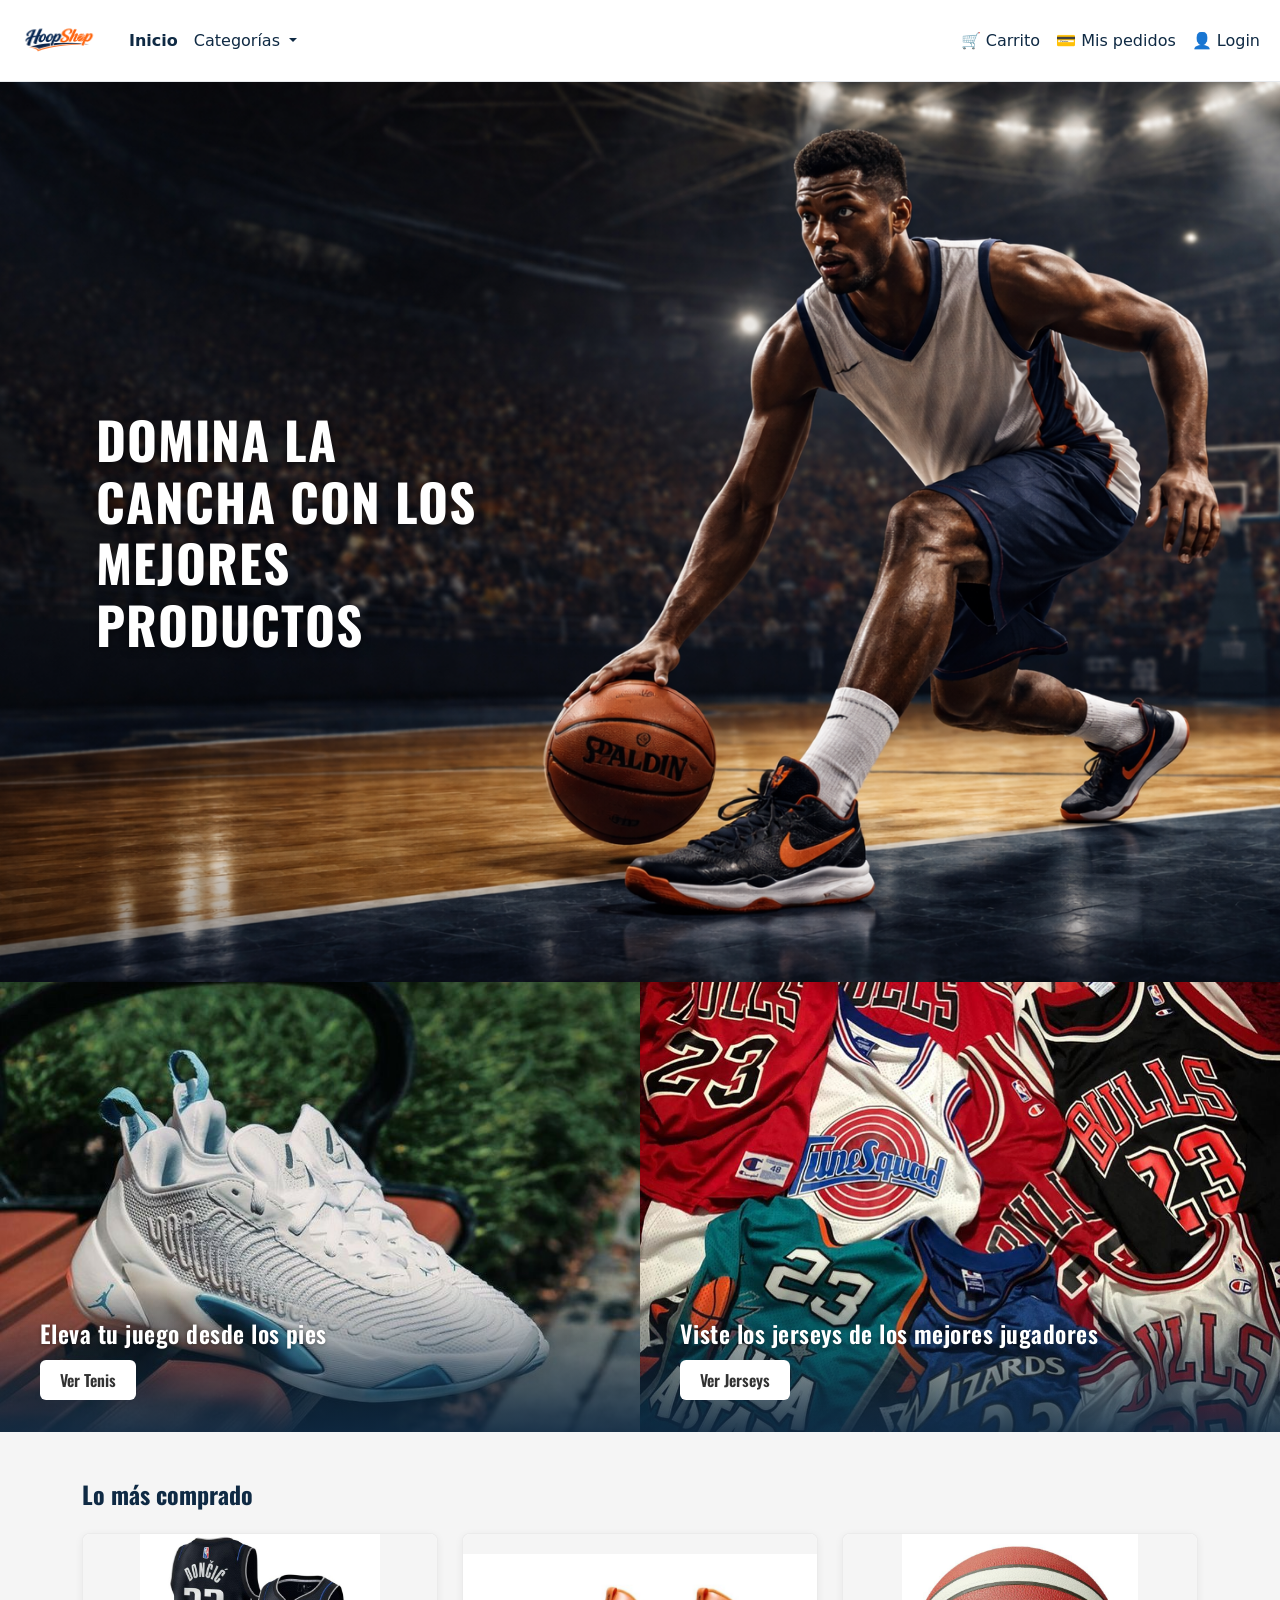
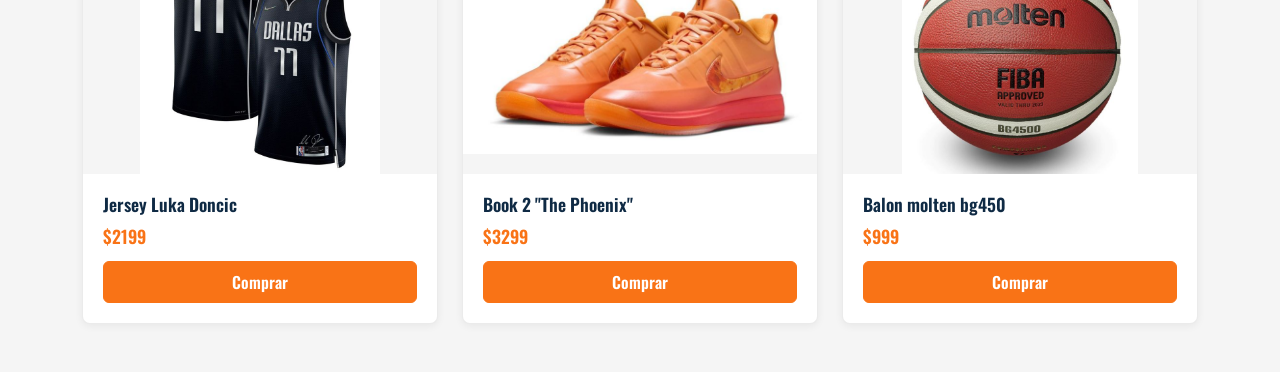
<file: index.html>
<!DOCTYPE html>
<html lang="en">
<head>
    <meta charset="UTF-8">
    <meta name="viewport" content="width=device-width, initial-scale=1.0">
    <title>HoopsShop</title>
    <link rel="preconnect" href="https://fonts.googleapis.com">
    <link rel="preconnect" href="https://fonts.gstatic.com" crossorigin>
    <link href="https://fonts.googleapis.com/css2?family=Oswald:wght@400;500;600;700&display=swap" rel="stylesheet">
    <link href="https://cdn.jsdelivr.net/npm/bootstrap@5.3.3/dist/css/bootstrap.min.css" rel="stylesheet">
    <link href="styles.css" rel="stylesheet">
</head>
<body>
    <nav class="navbar navbar-expand-lg barra-principal">
        <div class="container-fluid">
          <span class="contenedor-logo">
            <img src="assets/logo.png" alt="HoopsShop" class="logo">
          </span>
          <button class="navbar-toggler" type="button" data-bs-toggle="collapse" data-bs-target="#navbarText" aria-controls="navbarText" aria-expanded="false" aria-label="Toggle navigation">
            <span class="navbar-toggler-icon"></span>
          </button>
          <div class="collapse navbar-collapse" id="navbarText">
            <ul class="navbar-nav me-auto mb-2 mb-lg-0">
              <li class="nav-item">
                <a class="nav-link active" aria-current="page" href="#">Inicio</a>
              </li>
              <li class="nav-item dropdown">
                <a class="nav-link dropdown-toggle" href="#" role="button" data-bs-toggle="dropdown" aria-expanded="false">
                  Categorías
                </a>
                <ul class="dropdown-menu">
                  <li><a class="dropdown-item" href="productos.html">Todos los productos</a></li>
                  <li><a class="dropdown-item" href="categorias/tenis.html">Tenis</a></li>
                  <li><a class="dropdown-item" href="categorias/ropa.html">Ropa</a></li>
                  <li><a class="dropdown-item" href="categorias/accesorios.html">Accesorios</a></li>
                </ul>
              </li>
            </ul>
            <ul class="navbar-nav">
              <li class="nav-item">
                <a class="nav-link" href="carrito.html">🛒 Carrito</a>
              </li>
              <li class="nav-item">
                <a class="nav-link" href="orders.html">💳 Mis pedidos</a>
              </li>
              <li class="nav-item">
                <a class="nav-link"  role="button" data-bs-toggle="modal" data-bs-target="#modalLogin">👤 Login</a>
              </li>
            </ul>
          </div>
        </div>
      </nav>

    <div class="modal fade" id="modalLogin" tabindex="-1" aria-labelledby="modalLoginLabel" aria-hidden="true">
      <div class="modal-dialog">
        <div class="modal-content">
          <div class="modal-header">
            <h5 class="modal-title" id="modalLoginLabel">Iniciar sesión</h5>
            <button type="button" class="btn-close" data-bs-dismiss="modal" aria-label="Cerrar"></button>
          </div>
          <div class="modal-body">
            <form>
              <div class="input-group mb-3">
                <label for="loginEmail" class="input-group-text etiqueta-login">Correo electrónico</label>
                <input type="email" id="loginEmail" class="form-control" required>
              </div>
              <div class="input-group mb-3">
                <label for="loginPassword" class="input-group-text etiqueta-login">Contraseña</label>
                <input type="password" id="loginPassword" class="form-control" required>
              </div>
              <div style="text-align: center;">

                <button type="submit" class="btn btn-primary">Iniciar sesión</button>
              </div>
            </form>
          </div>
          <div class="modal-footer">
            <span>No tienes una cuenta? </span><a href="#" id="abrirRegistro" data-bs-dismiss="modal" data-bs-toggle="modal" data-bs-target="#modalRegister">Regístrate aquí</a>
          </div>
        </div>
      </div>
    </div>

    <div class="modal fade" id="modalRegister" tabindex="-1" aria-labelledby="modalRegisterLabel" aria-hidden="true">
      <div class="modal-dialog">
        <div class="modal-content">
          <div class="modal-header">
            <h5 class="modal-title" id="modalRegisterLabel">Registro</h5>
            <button type="button" class="btn-close" data-bs-dismiss="modal" aria-label="Cerrar"></button>
          </div>
          <div class="modal-body">
            <form>
              <div class="row mb-3">
                <div class="col-6">
                  <input type="text" class="form-control" placeholder="Nombre">
                </div>
                <div class="col-6">
                  <input type="text" class="form-control" placeholder="Apellidos">
                </div>
              </div>
              <div class="mb-3">
                <input type="email" class="form-control" placeholder="Correo electrónico">
              </div>
              <div class="mb-3">
                <input type="password" class="form-control" placeholder="Contraseña">
              </div>
              <div class="mb-3">
                <input type="password" class="form-control" placeholder="Repetir contraseña">
              </div>
              <button type="submit" class="btn btn-primary">Registrarse</button>
            </form>
          </div>
        </div>
      </div>
    </div>

    <section class="portada">
      <img src="assets/herobanner.png" alt="Hero HoopsShop" class="portada-imagen">
      <div class="portada-texto">
        <p class="portada-eslogan">DOMINA LA CANCHA CON LOS MEJORES PRODUCTOS</p>
      </div>
    </section>
    <section class="promos">
      <div class="promo-banner">
        <img src="assets/tenisbanner.jpg" alt="Tenis">
        <div class="promo-banner-texto">
          <h4>Eleva tu juego desde los pies</h4>
          <a href="categorias/tenis.html" class="btn btn-light">Ver Tenis</a>
        </div>
      </div>
      <div class="promo-banner">
        <img src="assets/jerseysbanner.jpg" alt="Jerseys">
        <div class="promo-banner-texto">
          <h4>Viste los jerseys de los mejores jugadores</h4>
          <a href="categorias/ropa.html" class="btn btn-light">Ver Jerseys</a>
        </div>
      </div>
    </section>
    
    
    <section class="productos py-5">
      <div class="container">
    
        <div class="d-flex justify-content-between mb-4">
          <h3>Lo más comprado</h3>
        </div>
        <div class="row g-4">
          <div class="col-12 col-lg-4">
            <div class="card producto-card">
              <img src="assets/lukajersey.jpg" class="card-img-top" alt="Jersey Luka Doncic">
              <div class="card-body">
                <h5>Jersey Luka Doncic</h5>
                <p>$2199</p>
                <a href="categorias/ropa.html" class="btn btn-primary">Comprar</a>
              </div>
            </div>
          </div>

          <div class="col-12 col-lg-4">
            <div class="card producto-card">
              <img src="assets/tenis/book2.jpg" class="card-img-top" alt="Book 2 "The Phoenix"">
              <div class="card-body">
                <h5>Book 2 "The Phoenix"</h5>
                <p>$3299</p>
                <a href="categorias/tenis.html" class="btn btn-primary">Comprar</a>
              </div>
            </div>
          </div>

          <div class="col-12 col-lg-4">
            <div class="card producto-card">
              <img src="assets/molten.jpg" class="card-img-top" alt="Balon molten bg4500">
              <div class="card-body">
                <h5>Balon molten bg450</h5>
                <p>$999</p>
                <a href="categorias/accesorios.html" class="btn btn-primary">Comprar</a>
              </div>
            </div>
          </div>

    
        </div>
          
      </div>
    </section>
    <script src="https://cdn.jsdelivr.net/npm/bootstrap@5.3.3/dist/js/bootstrap.bundle.min.js"></script>

</body>
</html>
</file>
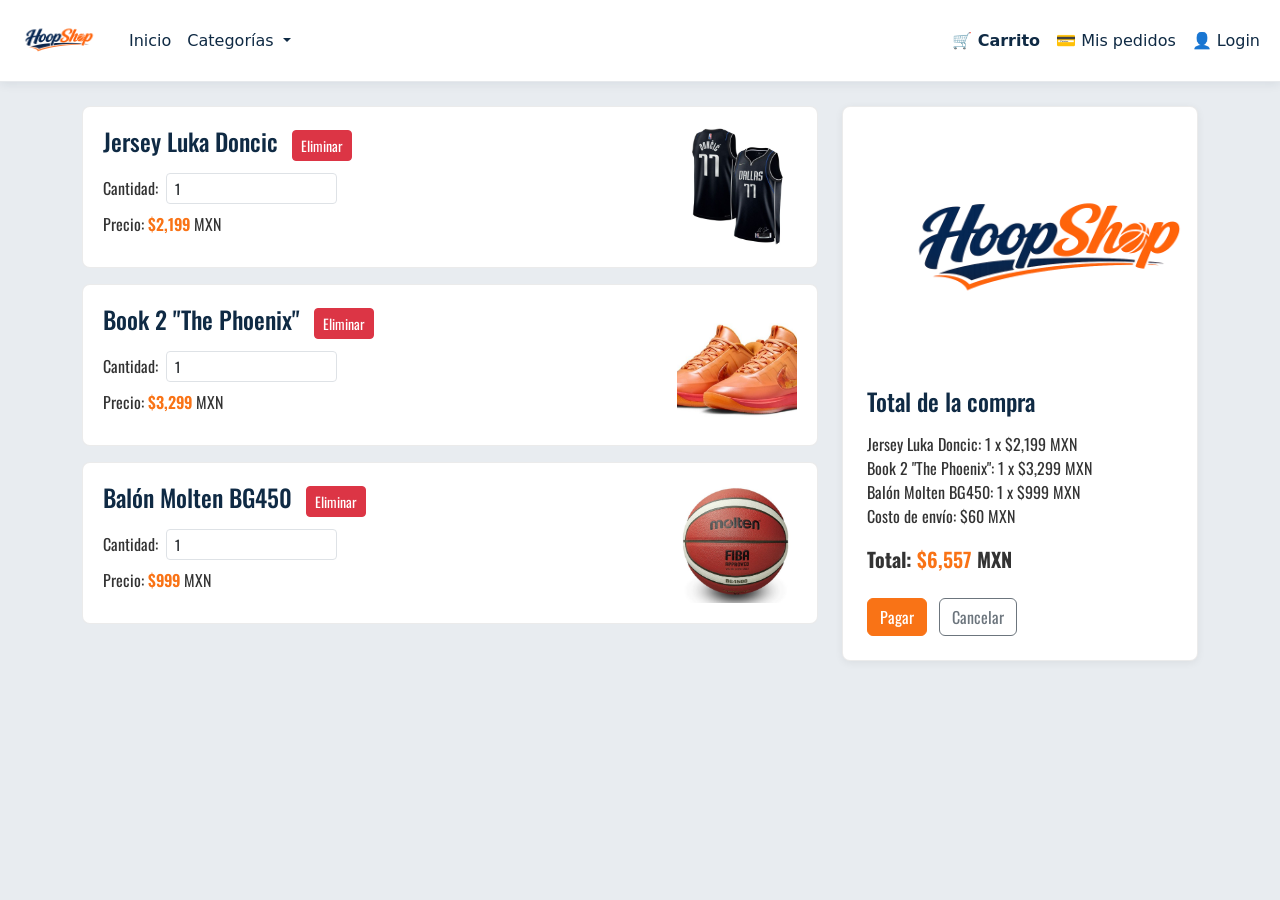
<file: carrito.html>
<!DOCTYPE html>
<html lang="es">
<head>
  <meta charset="UTF-8">
  <meta name="viewport" content="width=device-width, initial-scale=1.0">
  <title>Carrito</title>
  <link rel="preconnect" href="https://fonts.googleapis.com">
  <link rel="preconnect" href="https://fonts.gstatic.com" crossorigin>
  <link href="https://fonts.googleapis.com/css2?family=Oswald:wght@400;500;600;700&display=swap" rel="stylesheet">
  <link href="https://cdn.jsdelivr.net/npm/bootstrap@5.3.3/dist/css/bootstrap.min.css" rel="stylesheet">
  <link href="styles.css" rel="stylesheet">
</head>
<body class="pagina-carrito">
  <nav class="navbar navbar-expand-lg barra-principal">
    <div class="container-fluid">
      <span class="contenedor-logo">
        <img src="assets/logo.png" alt="HoopsShop" class="logo">
      </span>
      <button class="navbar-toggler" type="button" data-bs-toggle="collapse" data-bs-target="#navbarText" aria-controls="navbarText" aria-expanded="false" aria-label="Toggle navigation">
        <span class="navbar-toggler-icon"></span>
      </button>
      <div class="collapse navbar-collapse" id="navbarText">
        <ul class="navbar-nav me-auto mb-2 mb-lg-0">
          <li class="nav-item">
            <a class="nav-link" href="index.html">Inicio</a>
          </li>
          <li class="nav-item dropdown">
            <a class="nav-link dropdown-toggle" href="#" role="button" data-bs-toggle="dropdown" aria-expanded="false">
              Categorías
            </a>
            <ul class="dropdown-menu">
              <li><a class="dropdown-item" href="productos.html">Todos los productos</a></li>
              <li><a class="dropdown-item" href="categorias/tenis.html">Tenis</a></li>
              <li><a class="dropdown-item" href="categorias/ropa.html">Ropa</a></li>
              <li><a class="dropdown-item" href="categorias/accesorios.html">Accesorios</a></li>
            </ul>
          </li>
        </ul>
        <ul class="navbar-nav">
          <li class="nav-item">
            <a class="nav-link active" aria-current="page" href="carrito.html">🛒 Carrito</a>
          </li>
          <li class="nav-item">
            <a class="nav-link" href="orders.html">💳 Mis pedidos</a>
          </li>
          <li class="nav-item">
            <a class="nav-link" href="index.html">👤 Login</a>
          </li>
        </ul>
      </div>
    </div>
  </nav>

  <main class="container py-4">
    <div class="row">
      <div class="col-lg-8 mb-4">
        <div class="item-carrito">
          <img src="assets/lukajersey.jpg" alt="Jersey Luka Doncic" class="item-carrito-imagen">
          <h4>Jersey Luka Doncic <button type="button" class="btn btn-danger btn-sm ms-2">Eliminar</button></h4>
          <div class="mb-2">
            <label for="cantidadJersey">Cantidad:</label>
            <input type="number" id="cantidadJersey" class="form-control form-control-sm d-inline-block w-auto ms-1" value="1" min="1">
          </div>
          <div>
            <label>Precio:</label>
            <strong class="precio">$2,199</strong> MXN
          </div>
        </div>
        <div class="item-carrito">
          <img src="assets/book2.jpg" alt="Book 2 The Phoenix" class="item-carrito-imagen">
          <h4>Book 2 "The Phoenix" <button type="button" class="btn btn-danger btn-sm ms-2">Eliminar</button></h4>
          <div class="mb-2">
            <label for="cantidadBook">Cantidad:</label>
            <input type="number" id="cantidadBook" class="form-control form-control-sm d-inline-block w-auto ms-1" value="1" min="1">
          </div>
          <div>
            <label>Precio:</label>
            <strong class="precio">$3,299</strong> MXN
          </div>
        </div>
        <div class="item-carrito">
          <img src="assets/molten.jpg" alt="Balón Molten BG450" class="item-carrito-imagen">
          <h4>Balón Molten BG450 <button type="button" class="btn btn-danger btn-sm ms-2">Eliminar</button></h4>
          <div class="mb-2">
            <label for="cantidadMolten">Cantidad:</label>
            <input type="number" id="cantidadMolten" class="form-control form-control-sm d-inline-block w-auto ms-1" value="1" min="1">
          </div>
          <div>
            <label>Precio:</label>
            <strong class="precio">$999</strong> MXN
          </div>
        </div>
      </div>
      <div class="col-lg-4">
        <div class="resumen-carrito">
          <div class="text-center mb-3">
            <img src="assets/logo.png" alt="HoopsShop" class="logo-side" />
          </div>
          <h4 class="mb-3">Total de la compra</h4>
          <ul class="list-unstyled mb-3">
            <li>Jersey Luka Doncic: 1 x $2,199 MXN</li>
            <li>Book 2 "The Phoenix": 1 x $3,299 MXN</li>
            <li>Balón Molten BG450: 1 x $999 MXN</li>
            <li>Costo de envío: $60 MXN</li>
          </ul>
          <p class="fw-bold fs-5 mb-4">Total: <strong class="precio">$6,557</strong> MXN</p>
          <a href="#" class="btn btn-primary me-2">Pagar</a>
          <a href="index.html" class="btn btn-outline-secondary">Cancelar</a>
        </div>
      </div>
    </div>
  </main>

  <script src="https://cdn.jsdelivr.net/npm/bootstrap@5.3.3/dist/js/bootstrap.bundle.min.js"></script>
</body>
</html>
</file>
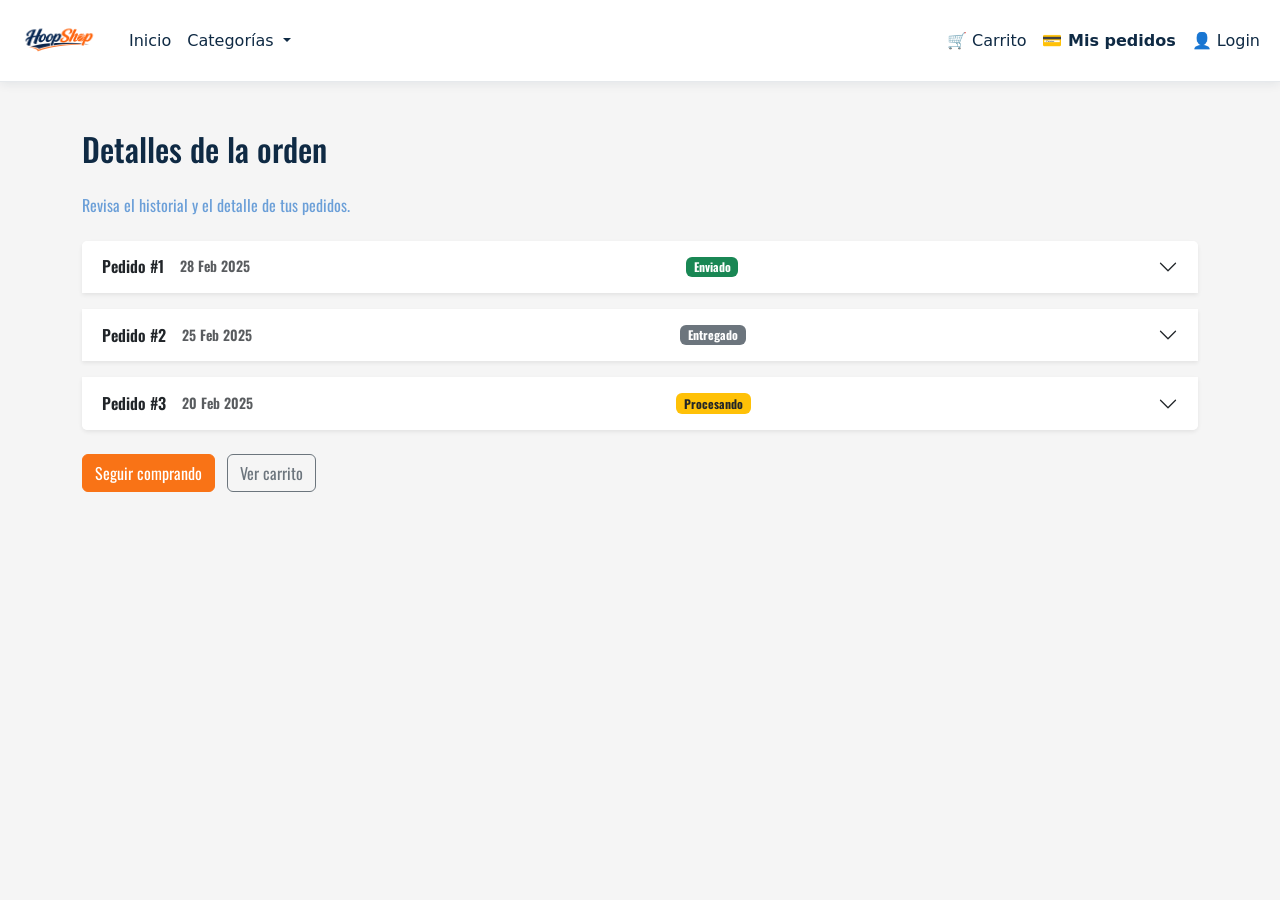
<file: orders.html>
<!DOCTYPE html>
<html lang="es">
<head>
  <meta charset="UTF-8">
  <meta name="viewport" content="width=device-width, initial-scale=1.0">
  <title>Detalles de la orden - HoopsShop</title>
  <link rel="preconnect" href="https://fonts.googleapis.com">
  <link rel="preconnect" href="https://fonts.gstatic.com" crossorigin>
  <link href="https://fonts.googleapis.com/css2?family=Oswald:wght@400;500;600;700&display=swap" rel="stylesheet">
  <link href="https://cdn.jsdelivr.net/npm/bootstrap@5.3.3/dist/css/bootstrap.min.css" rel="stylesheet">
  <link href="styles.css" rel="stylesheet">
</head>
<body>
  <nav class="navbar navbar-expand-lg barra-principal">
    <div class="container-fluid">
      <span class="contenedor-logo">
        <img src="assets/logo.png" alt="HoopsShop" class="logo">
      </span>
      <button class="navbar-toggler" type="button" data-bs-toggle="collapse" data-bs-target="#navbarText" aria-controls="navbarText" aria-expanded="false" aria-label="Toggle navigation">
        <span class="navbar-toggler-icon"></span>
      </button>
      <div class="collapse navbar-collapse" id="navbarText">
        <ul class="navbar-nav me-auto mb-2 mb-lg-0">
          <li class="nav-item">
            <a class="nav-link" href="index.html">Inicio</a>
          </li>
          <li class="nav-item dropdown">
            <a class="nav-link dropdown-toggle" href="#" role="button" data-bs-toggle="dropdown" aria-expanded="false">
              Categorías
            </a>
            <ul class="dropdown-menu">
              <li><a class="dropdown-item" href="productos.html">Todos los productos</a></li>
              <li><a class="dropdown-item" href="categorias/tenis.html">Tenis</a></li>
              <li><a class="dropdown-item" href="categorias/ropa.html">Ropa</a></li>
              <li><a class="dropdown-item" href="categorias/accesorios.html">Accesorios</a></li>
            </ul>
          </li>
        </ul>
        <ul class="navbar-nav">
          <li class="nav-item">
            <a class="nav-link" href="carrito.html">🛒 Carrito</a>
          </li>
          <li class="nav-item">
            <a class="nav-link active" aria-current="page" href="orders.html">💳 Mis pedidos</a>
          </li>
          <li class="nav-item">
            <a class="nav-link" href="index.html">👤 Login</a>
          </li>
        </ul>
      </div>
    </div>
  </nav>

  <main class="container py-5">
    <h2 class="mb-4 text-white">Detalles de la orden</h2>
    <p class="mb-4 orders-subtitle">Revisa el historial y el detalle de tus pedidos.</p>

    <div class="accordion" id="accordionPedidos">
      <div class="accordion-item border-0 mb-3 shadow-sm">
        <h2 class="accordion-header">
          <button class="accordion-button collapsed fw-semibold" type="button" data-bs-toggle="collapse" data-bs-target="#pedido1" aria-expanded="false" aria-controls="pedido1">
            <span class="me-3">Pedido #1</span>
            <span class="me-3 text-muted small">28 Feb 2025</span>
            <span class="badge bg-success ms-auto">Enviado</span>
          </button>
        </h2>
        <div id="pedido1" class="accordion-collapse collapse" data-bs-parent="#accordionPedidos">
          <div class="accordion-body p-0">
            <div class="table-responsive">
              <table class="table table-hover align-middle mb-0">
                <thead class="table-light">
                  <tr>
                    <th style="width: 80px;">Imagen</th>
                    <th>Producto</th>
                    <th class="text-center">Cantidad</th>
                    <th class="text-end">Precio unit.</th>
                    <th class="text-end">Subtotal</th>
                  </tr>
                </thead>
                <tbody>
                  <tr>
                    <td><img src="assets/lukajersey.jpg" alt="Jersey Luka" class="img-thumbnail" style="width: 60px; height: 60px; object-fit: cover;"></td>
                    <td>Jersey Luka Doncic</td>
                    <td class="text-center">1</td>
                    <td class="text-end precio">$2,199</td>
                    <td class="text-end fw-semibold">$2,199</td>
                  </tr>
                  <tr>
                    <td><img src="assets/tenis/book2.jpg" alt="Book 2" class="img-thumbnail" style="width: 60px; height: 60px; object-fit: cover;"></td>
                    <td>Book 2 "The Phoenix"</td>
                    <td class="text-center">1</td>
                    <td class="text-end precio">$3,299</td>
                    <td class="text-end fw-semibold">$3,299</td>
                  </tr>
                  <tr>
                    <td><img src="assets/molten.jpg" alt="Balón Molten" class="img-thumbnail" style="width: 60px; height: 60px; object-fit: cover;"></td>
                    <td>Balón Molten BG450</td>
                    <td class="text-center">1</td>
                    <td class="text-end precio">$999</td>
                    <td class="text-end fw-semibold">$999</td>
                  </tr>
                </tbody>
              </table>
            </div>
            <div class="d-flex justify-content-between align-items-center p-3 bg-light border-top">
              <div>
                <button class="btn btn-sm btn-outline-secondary" type="button" data-bs-toggle="collapse" data-bs-target="#envio1" aria-expanded="false">Ver dirección de envío</button>
                <div class="collapse mt-2 small" id="envio1">
                  <strong>Envío a:</strong><br>
                  Calle Principal 123, Col. Centro<br>
                  Ciudad de México, CP 06000
                </div>
              </div>
              <div class="text-end">
                <span class="text-muted me-2">Envío:</span><span>$60</span><br>
                <span class="fw-bold fs-5 precio">Total: $6,557 MXN</span>
              </div>
            </div>
          </div>
        </div>
      </div>

      <div class="accordion-item border-0 mb-3 shadow-sm">
        <h2 class="accordion-header">
          <button class="accordion-button collapsed fw-semibold" type="button" data-bs-toggle="collapse" data-bs-target="#pedido2" aria-expanded="false" aria-controls="pedido2">
            <span class="me-3">Pedido #2</span>
            <span class="me-3 text-muted small">25 Feb 2025</span>
            <span class="badge bg-secondary ms-auto">Entregado</span>
          </button>
        </h2>
        <div id="pedido2" class="accordion-collapse collapse" data-bs-parent="#accordionPedidos">
          <div class="accordion-body p-0">
            <div class="table-responsive">
              <table class="table table-hover align-middle mb-0">
                <thead class="table-light">
                  <tr>
                    <th style="width: 80px;">Imagen</th>
                    <th>Producto</th>
                    <th class="text-center">Cantidad</th>
                    <th class="text-end">Precio unit.</th>
                    <th class="text-end">Subtotal</th>
                  </tr>
                </thead>
                <tbody>
                  <tr>
                    <td><img src="assets/tenis/kyrie4.jpg" alt="Kyrie 4" class="img-thumbnail" style="width: 60px; height: 60px; object-fit: cover;"></td>
                    <td>Kyrie 4</td>
                    <td class="text-center">1</td>
                    <td class="text-end precio">$4,199</td>
                    <td class="text-end fw-semibold">$4,199</td>
                  </tr>
                  <tr>
                    <td><img src="assets/ropa/jerseyallstar.jpg" alt="Jersey All Star" class="img-thumbnail" style="width: 60px; height: 60px; object-fit: cover;"></td>
                    <td>Jersey All Star</td>
                    <td class="text-center">2</td>
                    <td class="text-end precio">$2,999</td>
                    <td class="text-end fw-semibold">$5,998</td>
                  </tr>
                </tbody>
              </table>
            </div>
            <div class="d-flex justify-content-between align-items-center p-3 bg-light border-top">
              <div>
                <button class="btn btn-sm btn-outline-secondary" type="button" data-bs-toggle="collapse" data-bs-target="#envio2" aria-expanded="false">Ver dirección de envío</button>
                <div class="collapse mt-2 small" id="envio2">
                  <strong>Envío a:</strong><br>
                  Av. Reforma 456, Col. Juárez<br>
                  Ciudad de México, CP 06600
                </div>
              </div>
              <div class="text-end">
                <span class="text-muted me-2">Envío:</span><span>$60</span><br>
                <span class="fw-bold fs-5 precio">Total: $10,257 MXN</span>
              </div>
            </div>
          </div>
        </div>
      </div>

      <div class="accordion-item border-0 mb-3 shadow-sm">
        <h2 class="accordion-header">
          <button class="accordion-button collapsed fw-semibold" type="button" data-bs-toggle="collapse" data-bs-target="#pedido3" aria-expanded="false" aria-controls="pedido3">
            <span class="me-3">Pedido #3</span>
            <span class="me-3 text-muted small">20 Feb 2025</span>
            <span class="badge bg-warning text-dark ms-auto">Procesando</span>
          </button>
        </h2>
        <div id="pedido3" class="accordion-collapse collapse" data-bs-parent="#accordionPedidos">
          <div class="accordion-body p-0">
            <div class="table-responsive">
              <table class="table table-hover align-middle mb-0">
                <thead class="table-light">
                  <tr>
                    <th style="width: 80px;">Imagen</th>
                    <th>Producto</th>
                    <th class="text-center">Cantidad</th>
                    <th class="text-end">Precio unit.</th>
                    <th class="text-end">Subtotal</th>
                  </tr>
                </thead>
                <tbody>
                  <tr>
                    <td><img src="assets/accesorios/nikebag.jpg" alt="Nike Bag" class="img-thumbnail" style="width: 60px; height: 60px; object-fit: cover;"></td>
                    <td>Nike Bag</td>
                    <td class="text-center">1</td>
                    <td class="text-end precio">$1,999</td>
                    <td class="text-end fw-semibold">$1,999</td>
                  </tr>
                  <tr>
                    <td><img src="assets/accesorios/calcetas.jpg" alt="Calcetas" class="img-thumbnail" style="width: 60px; height: 60px; object-fit: cover;"></td>
                    <td>Calcetas NBA X NIKE</td>
                    <td class="text-center">3</td>
                    <td class="text-end precio">$799</td>
                    <td class="text-end fw-semibold">$2,397</td>
                  </tr>
                </tbody>
              </table>
            </div>
            <div class="d-flex justify-content-between align-items-center p-3 bg-light border-top">
              <div>
                <button class="btn btn-sm btn-outline-secondary" type="button" data-bs-toggle="collapse" data-bs-target="#envio3" aria-expanded="false">Ver dirección de envío</button>
                <div class="collapse mt-2 small" id="envio3">
                  <strong>Envío a:</strong><br>
                  Calle Principal 123, Col. Centro<br>
                  Ciudad de México, CP 06000
                </div>
              </div>
              <div class="text-end">
                <span class="text-muted me-2">Envío:</span><span>$60</span><br>
                <span class="fw-bold fs-5 precio">Total: $4,456 MXN</span>
              </div>
            </div>
          </div>
        </div>
      </div>
    </div>

    <div class="mt-4">
      <a href="index.html" class="btn btn-primary">Seguir comprando</a>
      <a href="carrito.html" class="btn btn-outline-secondary ms-2">Ver carrito</a>
    </div>
  </main>

  <script src="https://cdn.jsdelivr.net/npm/bootstrap@5.3.3/dist/js/bootstrap.bundle.min.js"></script>
</body>
</html>
</file>
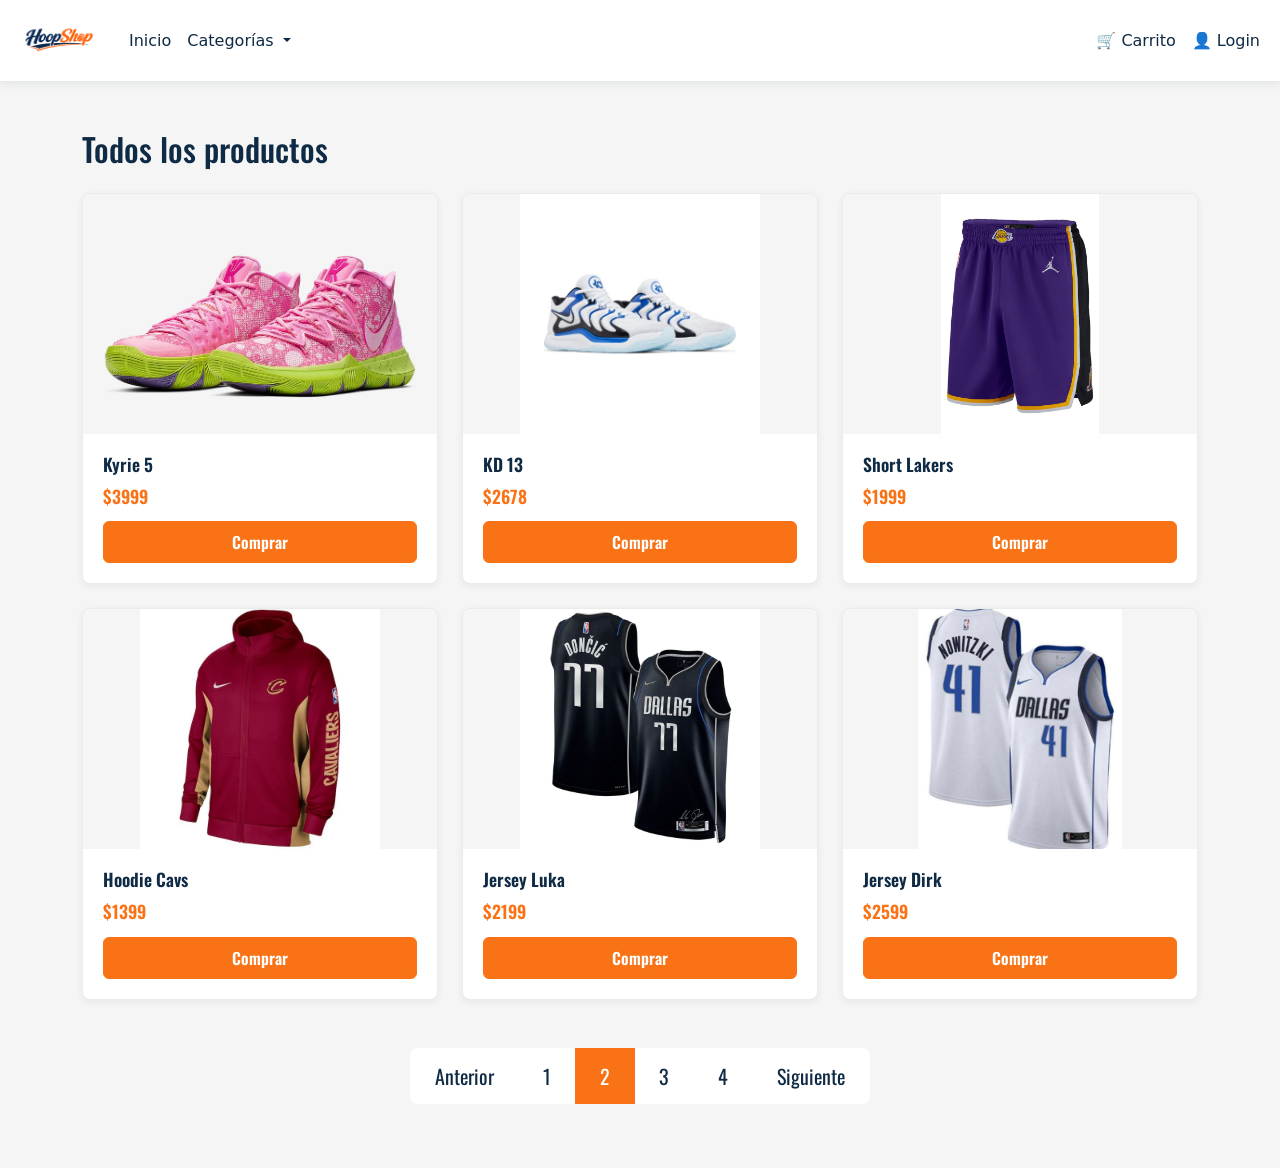
<file: productos-pagina-2.html>
<!DOCTYPE html>
<html lang="es">
<head>
  <meta charset="UTF-8">
  <meta name="viewport" content="width=device-width, initial-scale=1.0">
  <title>Todos los productos</title>
  <link rel="preconnect" href="https://fonts.googleapis.com">
  <link rel="preconnect" href="https://fonts.gstatic.com" crossorigin>
  <link href="https://fonts.googleapis.com/css2?family=Oswald:wght@400;500;600;700&display=swap" rel="stylesheet">
  <link href="https://cdn.jsdelivr.net/npm/bootstrap@5.3.3/dist/css/bootstrap.min.css" rel="stylesheet">
  <link href="styles.css" rel="stylesheet">
</head>
<body>
  <nav class="navbar navbar-expand-lg barra-principal">
    <div class="container-fluid">
      <span class="contenedor-logo">
        <img src="assets/logo.png" alt="HoopsShop" class="logo">
      </span>
      <button class="navbar-toggler" type="button" data-bs-toggle="collapse" data-bs-target="#navbarText" aria-controls="navbarText" aria-expanded="false" aria-label="Toggle navigation">
        <span class="navbar-toggler-icon"></span>
      </button>
      <div class="collapse navbar-collapse" id="navbarText">
        <ul class="navbar-nav me-auto mb-2 mb-lg-0">
          <li class="nav-item">
            <a class="nav-link" href="index.html">Inicio</a>
          </li>
          <li class="nav-item dropdown">
            <a class="nav-link dropdown-toggle" href="#" role="button" data-bs-toggle="dropdown" aria-expanded="false">
              Categorías
            </a>
            <ul class="dropdown-menu">
              <li><a class="dropdown-item" href="productos.html">Todos los productos</a></li>
              <li><a class="dropdown-item" href="categorias/tenis.html">Tenis</a></li>
              <li><a class="dropdown-item" href="categorias/ropa.html">Ropa</a></li>
              <li><a class="dropdown-item" href="categorias/accesorios.html">Accesorios</a></li>
            </ul>
          </li>
        </ul>
        <ul class="navbar-nav">
          <li class="nav-item">
            <a class="nav-link" href="carrito.html">🛒 Carrito</a>
          </li>
          <li class="nav-item">
            <a class="nav-link" href="index.html">👤 Login</a>
          </li>
        </ul>
      </div>
    </div>
  </nav>

  <main class="container py-5">
    <h2 class="mb-4 text-white">Todos los productos</h2>
    <div class="row g-4">
      <div class="col-12 col-md-6 col-lg-4">
        <div class="card producto-card">
          <img src="assets/tenis/kyrie5.jpg" class="card-img-top" alt="Kyrie 5">
          <div class="card-body">
            <h5>Kyrie 5</h5>
            <p class="precio">$3999</p>
            <a href="carrito.html" class="btn btn-primary">Comprar</a>
          </div>
        </div>
      </div>
      <div class="col-12 col-md-6 col-lg-4">
        <div class="card producto-card">
          <img src="assets/tenis/kd.jpg" class="card-img-top" alt="KD 13">
          <div class="card-body">
            <h5>KD 13</h5>
            <p class="precio">$2678</p>
            <a href="carrito.html" class="btn btn-primary">Comprar</a>
          </div>
        </div>
      </div>
      <div class="col-12 col-md-6 col-lg-4">
        <div class="card producto-card">
          <img src="assets/ropa/shortlakers.jpg" class="card-img-top" alt="Short Lakers">
          <div class="card-body">
            <h5>Short Lakers</h5>
            <p class="precio">$1999</p>
            <a href="carrito.html" class="btn btn-primary">Comprar</a>
          </div>
        </div>
      </div>
      <div class="col-12 col-md-6 col-lg-4">
        <div class="card producto-card">
          <img src="assets/ropa/hoodiecavs.jpg" class="card-img-top" alt="Hoodie Cavs">
          <div class="card-body">
            <h5>Hoodie Cavs</h5>
            <p class="precio">$1399</p>
            <a href="carrito.html" class="btn btn-primary">Comprar</a>
          </div>
        </div>
      </div>
      <div class="col-12 col-md-6 col-lg-4">
        <div class="card producto-card">
          <img src="assets/lukajersey.jpg" class="card-img-top" alt="Jersey Luka">
          <div class="card-body">
            <h5>Jersey Luka</h5>
            <p class="precio">$2199</p>
            <a href="carrito.html" class="btn btn-primary">Comprar</a>
          </div>
        </div>
      </div>
      <div class="col-12 col-md-6 col-lg-4">
        <div class="card producto-card">
          <img src="assets/ropa/jerseydirk.jpg" class="card-img-top" alt="Jersey Dirk">
          <div class="card-body">
            <h5>Jersey Dirk</h5>
            <p class="precio">$2599</p>
            <a href="carrito.html" class="btn btn-primary">Comprar</a>
          </div>
        </div>
      </div>
    </div>

    <nav class="mt-5 d-flex justify-content-center" aria-label="Navegación entre páginas">
      <ul class="pagination pagination-lg">
        <li class="page-item">
          <a class="page-link" href="productos.html">Anterior</a>
        </li>
        <li class="page-item">
          <a class="page-link" href="productos.html">1</a>
        </li>
        <li class="page-item active" aria-current="page">
          <a class="page-link" href="productos-pagina-2.html">2</a>
        </li>
        <li class="page-item">
          <a class="page-link" href="productos-pagina-3.html">3</a>
        </li>
        <li class="page-item">
          <a class="page-link" href="productos-pagina-4.html">4</a>
        </li>
        <li class="page-item">
          <a class="page-link" href="productos-pagina-3.html">Siguiente</a>
        </li>
      </ul>
    </nav>
  </main>

  <script src="https://cdn.jsdelivr.net/npm/bootstrap@5.3.3/dist/js/bootstrap.bundle.min.js"></script>
</body>
</html>
</file>
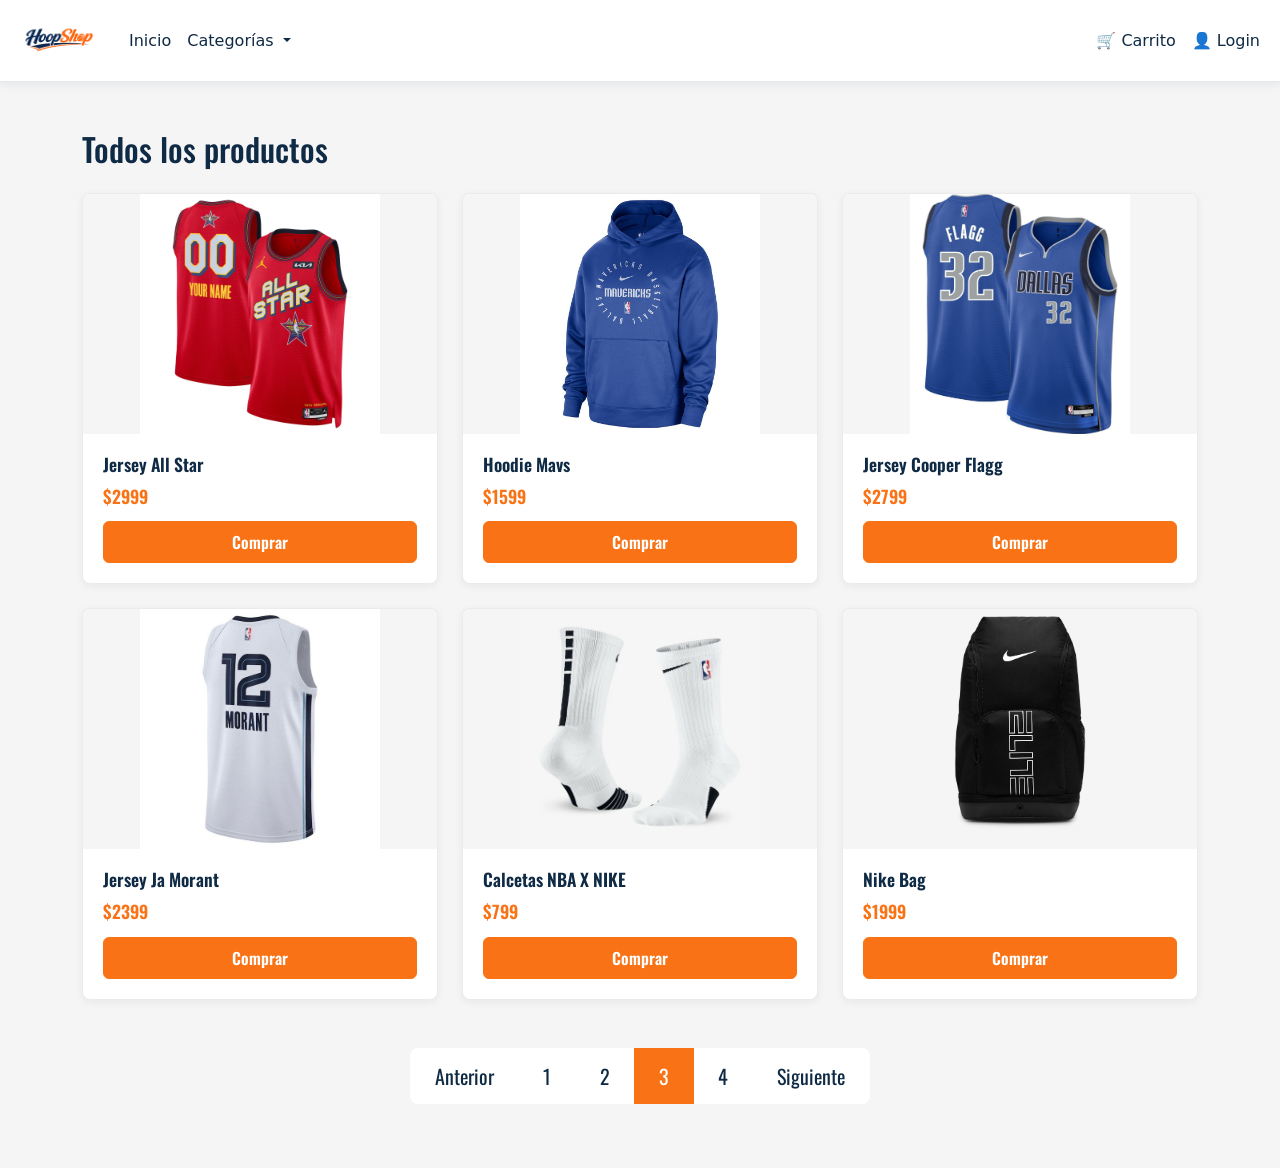
<file: productos-pagina-3.html>
<!DOCTYPE html>
<html lang="es">
<head>
  <meta charset="UTF-8">
  <meta name="viewport" content="width=device-width, initial-scale=1.0">
  <title>Todos los productos</title>
  <link rel="preconnect" href="https://fonts.googleapis.com">
  <link rel="preconnect" href="https://fonts.gstatic.com" crossorigin>
  <link href="https://fonts.googleapis.com/css2?family=Oswald:wght@400;500;600;700&display=swap" rel="stylesheet">
  <link href="https://cdn.jsdelivr.net/npm/bootstrap@5.3.3/dist/css/bootstrap.min.css" rel="stylesheet">
  <link href="styles.css" rel="stylesheet">
</head>
<body>
  <nav class="navbar navbar-expand-lg barra-principal">
    <div class="container-fluid">
      <span class="contenedor-logo">
        <img src="assets/logo.png" alt="HoopsShop" class="logo">
      </span>
      <button class="navbar-toggler" type="button" data-bs-toggle="collapse" data-bs-target="#navbarText" aria-controls="navbarText" aria-expanded="false" aria-label="Toggle navigation">
        <span class="navbar-toggler-icon"></span>
      </button>
      <div class="collapse navbar-collapse" id="navbarText">
        <ul class="navbar-nav me-auto mb-2 mb-lg-0">
          <li class="nav-item">
            <a class="nav-link" href="index.html">Inicio</a>
          </li>
          <li class="nav-item dropdown">
            <a class="nav-link dropdown-toggle" href="#" role="button" data-bs-toggle="dropdown" aria-expanded="false">
              Categorías
            </a>
            <ul class="dropdown-menu">
              <li><a class="dropdown-item" href="productos.html">Todos los productos</a></li>
              <li><a class="dropdown-item" href="categorias/tenis.html">Tenis</a></li>
              <li><a class="dropdown-item" href="categorias/ropa.html">Ropa</a></li>
              <li><a class="dropdown-item" href="categorias/accesorios.html">Accesorios</a></li>
            </ul>
          </li>
        </ul>
        <ul class="navbar-nav">
          <li class="nav-item">
            <a class="nav-link" href="carrito.html">🛒 Carrito</a>
          </li>
          <li class="nav-item">
            <a class="nav-link" href="index.html">👤 Login</a>
          </li>
        </ul>
      </div>
    </div>
  </nav>

  <main class="container py-5">
    <h2 class="mb-4 text-white">Todos los productos</h2>
    <div class="row g-4">
      <div class="col-12 col-md-6 col-lg-4">
        <div class="card producto-card">
          <img src="assets/ropa/jerseyallstar.jpg" class="card-img-top" alt="Jersey All Star">
          <div class="card-body">
            <h5>Jersey All Star</h5>
            <p class="precio">$2999</p>
            <a href="carrito.html" class="btn btn-primary">Comprar</a>
          </div>
        </div>
      </div>
      <div class="col-12 col-md-6 col-lg-4">
        <div class="card producto-card">
          <img src="assets/ropa/hoodiemavs.jpg" class="card-img-top" alt="Hoodie Mavs">
          <div class="card-body">
            <h5>Hoodie Mavs</h5>
            <p class="precio">$1599</p>
            <a href="carrito.html" class="btn btn-primary">Comprar</a>
          </div>
        </div>
      </div>
      <div class="col-12 col-md-6 col-lg-4">
        <div class="card producto-card">
          <img src="assets/ropa/jersey%20coop.jpg" class="card-img-top" alt="Jersey Cooper Flagg">
          <div class="card-body">
            <h5>Jersey Cooper Flagg</h5>
            <p class="precio">$2799</p>
            <a href="carrito.html" class="btn btn-primary">Comprar</a>
          </div>
        </div>
      </div>
      <div class="col-12 col-md-6 col-lg-4">
        <div class="card producto-card">
          <img src="assets/ropa/jerseyjamorant.jpg" class="card-img-top" alt="Jersey Ja Morant">
          <div class="card-body">
            <h5>Jersey Ja Morant</h5>
            <p class="precio">$2399</p>
            <a href="carrito.html" class="btn btn-primary">Comprar</a>
          </div>
        </div>
      </div>
      <div class="col-12 col-md-6 col-lg-4">
        <div class="card producto-card">
          <img src="assets/accesorios/calcetas.jpg" class="card-img-top" alt="Calcetas NBA X NIKE">
          <div class="card-body">
            <h5>Calcetas NBA X NIKE</h5>
            <p class="precio">$799</p>
            <a href="carrito.html" class="btn btn-primary">Comprar</a>
          </div>
        </div>
      </div>
      <div class="col-12 col-md-6 col-lg-4">
        <div class="card producto-card">
          <img src="assets/accesorios/nikebag.jpg" class="card-img-top" alt="Nike Bag">
          <div class="card-body">
            <h5>Nike Bag</h5>
            <p class="precio">$1999</p>
            <a href="carrito.html" class="btn btn-primary">Comprar</a>
          </div>
        </div>
      </div>
    </div>

    <nav class="mt-5 d-flex justify-content-center" aria-label="Navegación entre páginas">
      <ul class="pagination pagination-lg">
        <li class="page-item">
          <a class="page-link" href="productos-pagina-2.html">Anterior</a>
        </li>
        <li class="page-item">
          <a class="page-link" href="productos.html">1</a>
        </li>
        <li class="page-item">
          <a class="page-link" href="productos-pagina-2.html">2</a>
        </li>
        <li class="page-item active" aria-current="page">
          <a class="page-link" href="productos-pagina-3.html">3</a>
        </li>
        <li class="page-item">
          <a class="page-link" href="productos-pagina-4.html">4</a>
        </li>
        <li class="page-item">
          <a class="page-link" href="productos-pagina-4.html">Siguiente</a>
        </li>
      </ul>
    </nav>
  </main>

  <script src="https://cdn.jsdelivr.net/npm/bootstrap@5.3.3/dist/js/bootstrap.bundle.min.js"></script>
</body>
</html>
</file>
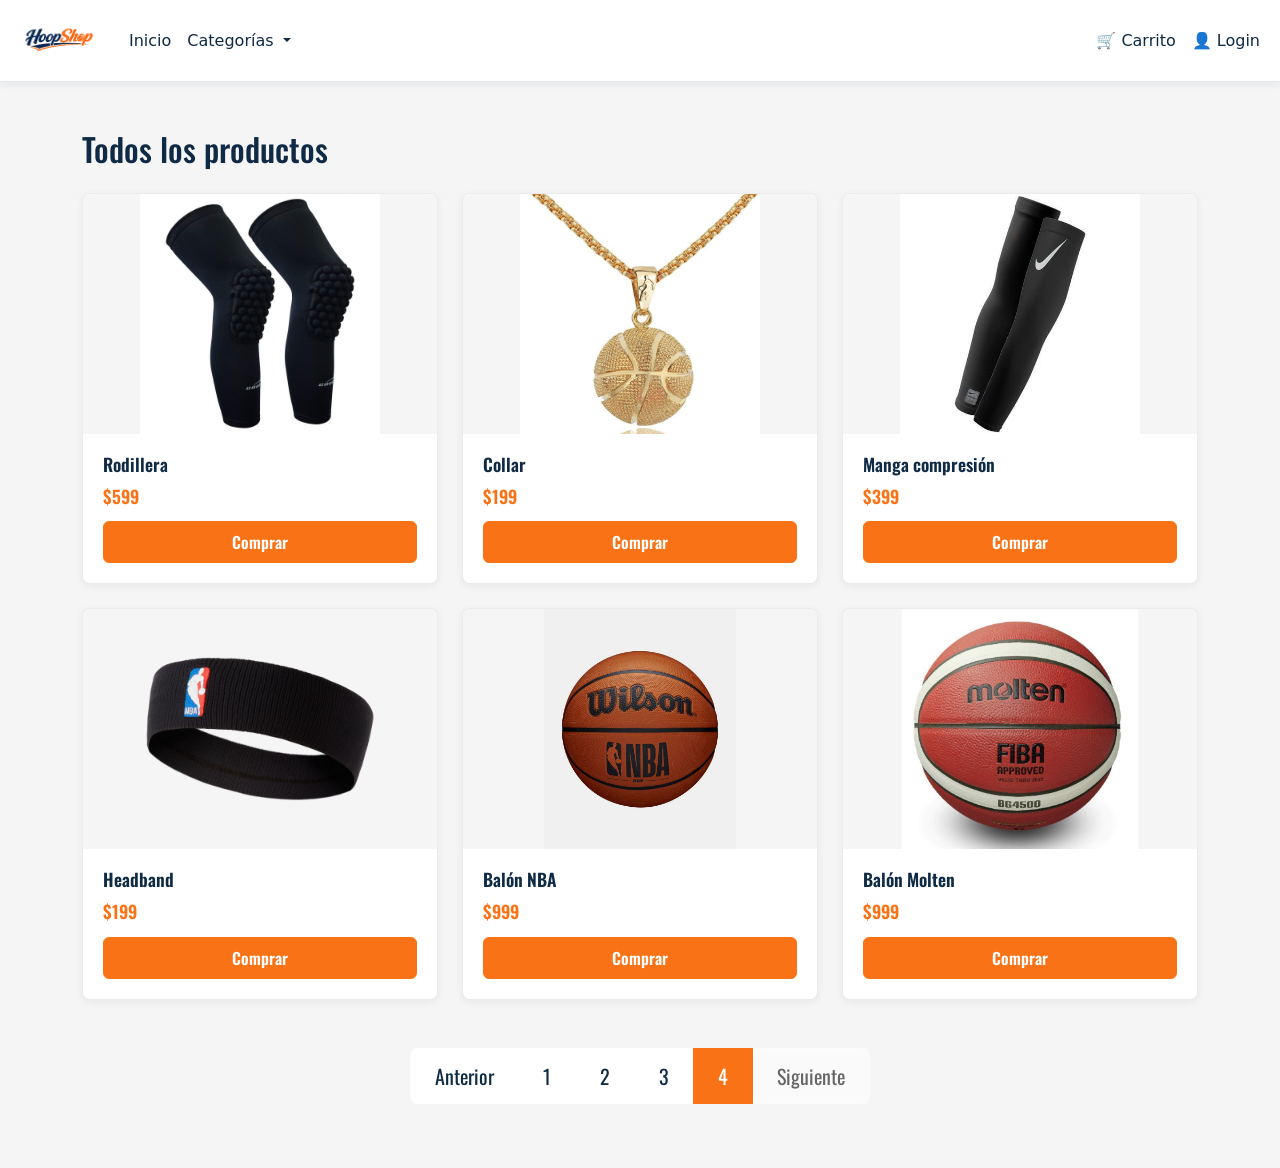
<file: productos-pagina-4.html>
<!DOCTYPE html>
<html lang="es">
<head>
  <meta charset="UTF-8">
  <meta name="viewport" content="width=device-width, initial-scale=1.0">
  <title>Todos los productos</title>
  <link rel="preconnect" href="https://fonts.googleapis.com">
  <link rel="preconnect" href="https://fonts.gstatic.com" crossorigin>
  <link href="https://fonts.googleapis.com/css2?family=Oswald:wght@400;500;600;700&display=swap" rel="stylesheet">
  <link href="https://cdn.jsdelivr.net/npm/bootstrap@5.3.3/dist/css/bootstrap.min.css" rel="stylesheet">
  <link href="styles.css" rel="stylesheet">
</head>
<body>
  <nav class="navbar navbar-expand-lg barra-principal">
    <div class="container-fluid">
      <span class="contenedor-logo">
        <img src="assets/logo.png" alt="HoopsShop" class="logo">
      </span>
      <button class="navbar-toggler" type="button" data-bs-toggle="collapse" data-bs-target="#navbarText" aria-controls="navbarText" aria-expanded="false" aria-label="Toggle navigation">
        <span class="navbar-toggler-icon"></span>
      </button>
      <div class="collapse navbar-collapse" id="navbarText">
        <ul class="navbar-nav me-auto mb-2 mb-lg-0">
          <li class="nav-item">
            <a class="nav-link" href="index.html">Inicio</a>
          </li>
          <li class="nav-item dropdown">
            <a class="nav-link dropdown-toggle" href="#" role="button" data-bs-toggle="dropdown" aria-expanded="false">
              Categorías
            </a>
            <ul class="dropdown-menu">
              <li><a class="dropdown-item" href="productos.html">Todos los productos</a></li>
              <li><a class="dropdown-item" href="categorias/tenis.html">Tenis</a></li>
              <li><a class="dropdown-item" href="categorias/ropa.html">Ropa</a></li>
              <li><a class="dropdown-item" href="categorias/accesorios.html">Accesorios</a></li>
            </ul>
          </li>
        </ul>
        <ul class="navbar-nav">
          <li class="nav-item">
            <a class="nav-link" href="carrito.html">🛒 Carrito</a>
          </li>
          <li class="nav-item">
            <a class="nav-link" href="index.html">👤 Login</a>
          </li>
        </ul>
      </div>
    </div>
  </nav>

  <main class="container py-5">
    <h2 class="mb-4 text-white">Todos los productos</h2>
    <div class="row g-4">
      <div class="col-12 col-md-6 col-lg-4">
        <div class="card producto-card">
          <img src="assets/accesorios/rodillera.jpg" class="card-img-top" alt="Rodillera">
          <div class="card-body">
            <h5>Rodillera</h5>
            <p class="precio">$599</p>
            <a href="carrito.html" class="btn btn-primary">Comprar</a>
          </div>
        </div>
      </div>
      <div class="col-12 col-md-6 col-lg-4">
        <div class="card producto-card">
          <img src="assets/accesorios/collar.jpg" class="card-img-top" alt="Collar">
          <div class="card-body">
            <h5>Collar</h5>
            <p class="precio">$199</p>
            <a href="carrito.html" class="btn btn-primary">Comprar</a>
          </div>
        </div>
      </div>
      <div class="col-12 col-md-6 col-lg-4">
        <div class="card producto-card">
          <img src="assets/accesorios/mangacompresion.jpg" class="card-img-top" alt="Manga compresión">
          <div class="card-body">
            <h5>Manga compresión</h5>
            <p class="precio">$399</p>
            <a href="carrito.html" class="btn btn-primary">Comprar</a>
          </div>
        </div>
      </div>
      <div class="col-12 col-md-6 col-lg-4">
        <div class="card producto-card">
          <img src="assets/accesorios/headband.jpg" class="card-img-top" alt="Headband">
          <div class="card-body">
            <h5>Headband</h5>
            <p class="precio">$199</p>
            <a href="carrito.html" class="btn btn-primary">Comprar</a>
          </div>
        </div>
      </div>
      <div class="col-12 col-md-6 col-lg-4">
        <div class="card producto-card">
          <img src="assets/accesorios/balonnba.jpg" class="card-img-top" alt="Balón NBA">
          <div class="card-body">
            <h5>Balón NBA</h5>
            <p class="precio">$999</p>
            <a href="carrito.html" class="btn btn-primary">Comprar</a>
          </div>
        </div>
      </div>
      <div class="col-12 col-md-6 col-lg-4">
        <div class="card producto-card">
          <img src="assets/molten.jpg" class="card-img-top" alt="Balón Molten">
          <div class="card-body">
            <h5>Balón Molten</h5>
            <p class="precio">$999</p>
            <a href="carrito.html" class="btn btn-primary">Comprar</a>
          </div>
        </div>
      </div>
    </div>

    <nav class="mt-5 d-flex justify-content-center" aria-label="Navegación entre páginas">
      <ul class="pagination pagination-lg">
        <li class="page-item">
          <a class="page-link" href="productos-pagina-3.html">Anterior</a>
        </li>
        <li class="page-item">
          <a class="page-link" href="productos.html">1</a>
        </li>
        <li class="page-item">
          <a class="page-link" href="productos-pagina-2.html">2</a>
        </li>
        <li class="page-item">
          <a class="page-link" href="productos-pagina-3.html">3</a>
        </li>
        <li class="page-item active" aria-current="page">
          <a class="page-link" href="productos-pagina-4.html">4</a>
        </li>
        <li class="page-item disabled">
          <a class="page-link" href="#" tabindex="-1" aria-disabled="true">Siguiente</a>
        </li>
      </ul>
    </nav>
  </main>

  <script src="https://cdn.jsdelivr.net/npm/bootstrap@5.3.3/dist/js/bootstrap.bundle.min.js"></script>
</body>
</html>
</file>
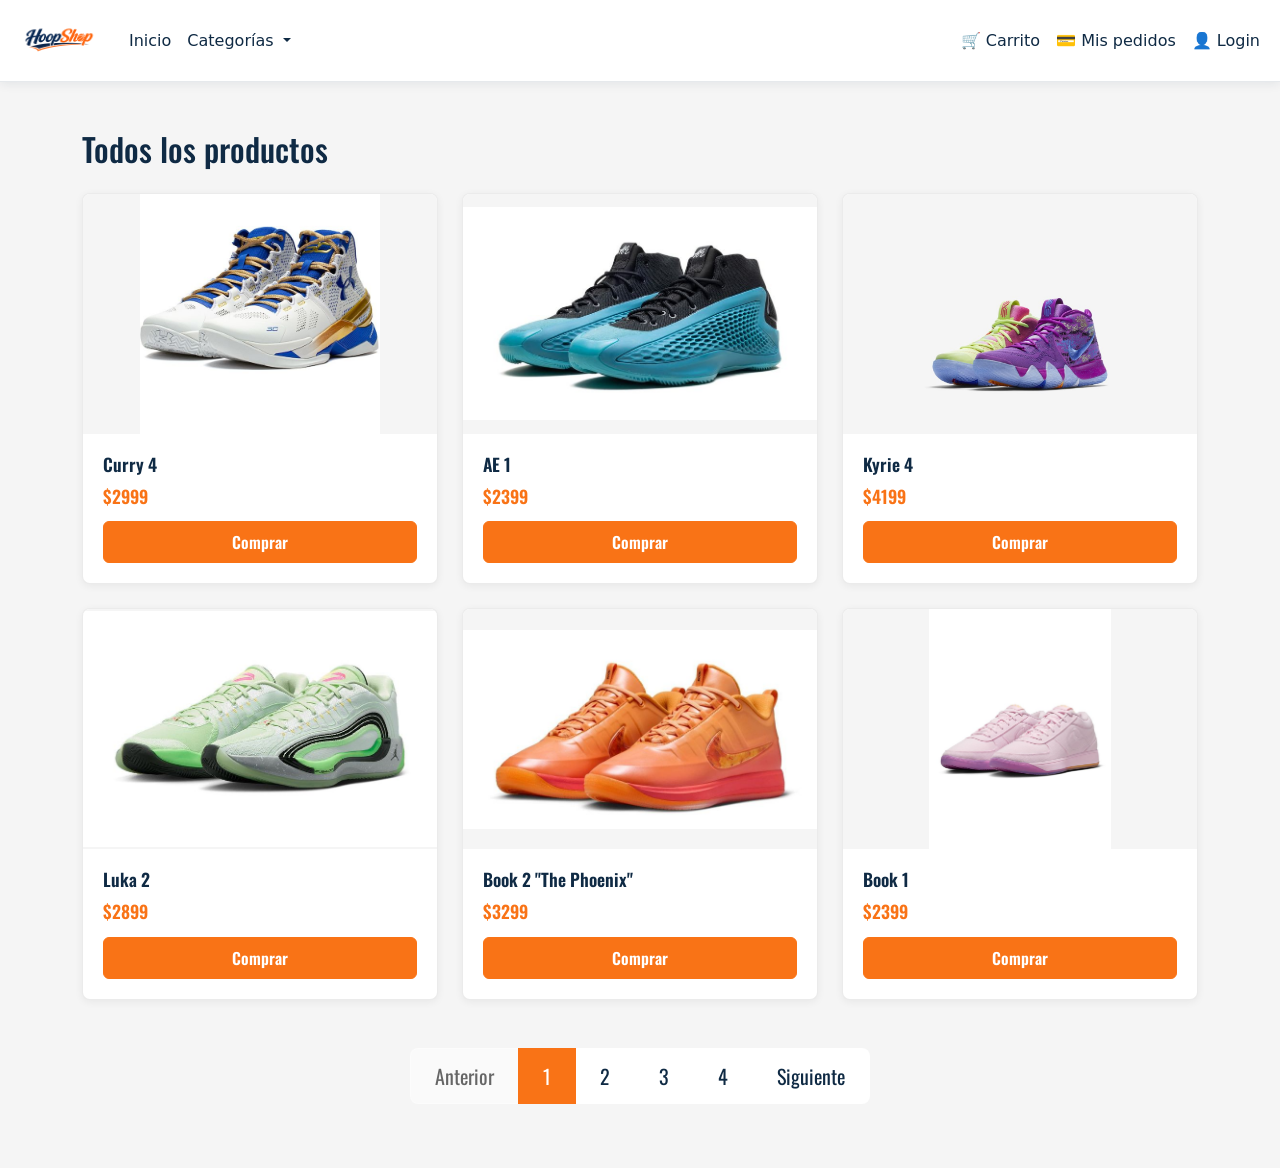
<file: productos.html>
<!DOCTYPE html>
<html lang="es">
<head>
  <meta charset="UTF-8">
  <meta name="viewport" content="width=device-width, initial-scale=1.0">
  <title>Todos los productos</title>
  <link rel="preconnect" href="https://fonts.googleapis.com">
  <link rel="preconnect" href="https://fonts.gstatic.com" crossorigin>
  <link href="https://fonts.googleapis.com/css2?family=Oswald:wght@400;500;600;700&display=swap" rel="stylesheet">
  <link href="https://cdn.jsdelivr.net/npm/bootstrap@5.3.3/dist/css/bootstrap.min.css" rel="stylesheet">
  <link href="styles.css" rel="stylesheet">
</head>
<body>
  <nav class="navbar navbar-expand-lg barra-principal">
    <div class="container-fluid">
      <span class="contenedor-logo">
        <img src="assets/logo.png" alt="HoopsShop" class="logo">
      </span>
      <button class="navbar-toggler" type="button" data-bs-toggle="collapse" data-bs-target="#navbarText" aria-controls="navbarText" aria-expanded="false" aria-label="Toggle navigation">
        <span class="navbar-toggler-icon"></span>
      </button>
      <div class="collapse navbar-collapse" id="navbarText">
        <ul class="navbar-nav me-auto mb-2 mb-lg-0">
          <li class="nav-item">
            <a class="nav-link" href="index.html">Inicio</a>
          </li>
          <li class="nav-item dropdown">
            <a class="nav-link dropdown-toggle" href="#" role="button" data-bs-toggle="dropdown" aria-expanded="false">
              Categorías
            </a>
            <ul class="dropdown-menu">
              <li><a class="dropdown-item" href="productos.html">Todos los productos</a></li>
              <li><a class="dropdown-item" href="categorias/tenis.html">Tenis</a></li>
              <li><a class="dropdown-item" href="categorias/ropa.html">Ropa</a></li>
              <li><a class="dropdown-item" href="categorias/accesorios.html">Accesorios</a></li>
            </ul>
          </li>
        </ul>
        <ul class="navbar-nav">
          <li class="nav-item">
            <a class="nav-link" href="carrito.html">🛒 Carrito</a>
          </li>
          <li class="nav-item">
            <a class="nav-link" href="orders.html">💳 Mis pedidos</a>
          </li>
          <li class="nav-item">
            <a class="nav-link" href="index.html">👤 Login</a>
          </li>
        </ul>
      </div>
    </div>
  </nav>

  <main class="container py-5">
    <h2 class="mb-4 text-white">Todos los productos</h2>
    <div class="row g-4">
      <div class="col-12 col-md-6 col-lg-4">
        <div class="card producto-card">
          <img src="assets/tenis/curry.jpg" class="card-img-top" alt="Curry 4">
          <div class="card-body">
            <h5>Curry 4</h5>
            <p class="precio">$2999</p>
            <a href="carrito.html" class="btn btn-primary">Comprar</a>
          </div>
        </div>
      </div>
      <div class="col-12 col-md-6 col-lg-4">
        <div class="card producto-card">
          <img src="assets/tenis/ae1.jpg" class="card-img-top" alt="AE 1">
          <div class="card-body">
            <h5>AE 1</h5>
            <p class="precio">$2399</p>
            <a href="carrito.html" class="btn btn-primary">Comprar</a>
          </div>
        </div>
      </div>
      <div class="col-12 col-md-6 col-lg-4">
        <div class="card producto-card">
          <img src="assets/tenis/kyrie4.jpg" class="card-img-top" alt="Kyrie 4">
          <div class="card-body">
            <h5>Kyrie 4</h5>
            <p class="precio">$4199</p>
            <a href="carrito.html" class="btn btn-primary">Comprar</a>
          </div>
        </div>
      </div>
      <div class="col-12 col-md-6 col-lg-4">
        <div class="card producto-card">
          <img src="assets/tenis/luka2.jpg" class="card-img-top" alt="Luka 2">
          <div class="card-body">
            <h5>Luka 2</h5>
            <p class="precio">$2899</p>
            <a href="carrito.html" class="btn btn-primary">Comprar</a>
          </div>
        </div>
      </div>
      <div class="col-12 col-md-6 col-lg-4">
        <div class="card producto-card">
          <img src="assets/tenis/book2.jpg" class="card-img-top" alt="Book 2 The Phoenix">
          <div class="card-body">
            <h5>Book 2 "The Phoenix"</h5>
            <p class="precio">$3299</p>
            <a href="carrito.html" class="btn btn-primary">Comprar</a>
          </div>
        </div>
      </div>
      <div class="col-12 col-md-6 col-lg-4">
        <div class="card producto-card">
          <img src="assets/tenis/book1.jpg" class="card-img-top" alt="Book 1">
          <div class="card-body">
            <h5>Book 1</h5>
            <p class="precio">$2399</p>
            <a href="carrito.html" class="btn btn-primary">Comprar</a>
          </div>
        </div>
      </div>
    </div>

    <nav class="mt-5 d-flex justify-content-center" aria-label="Navegación entre páginas">
      <ul class="pagination pagination-lg">
        <li class="page-item disabled">
          <a class="page-link" href="#" tabindex="-1" aria-disabled="true">Anterior</a>
        </li>
        <li class="page-item active" aria-current="page">
          <a class="page-link" href="productos.html">1</a>
        </li>
        <li class="page-item">
          <a class="page-link" href="productos-pagina-2.html">2</a>
        </li>
        <li class="page-item">
          <a class="page-link" href="productos-pagina-3.html">3</a>
        </li>
        <li class="page-item">
          <a class="page-link" href="productos-pagina-4.html">4</a>
        </li>
        <li class="page-item">
          <a class="page-link" href="productos-pagina-2.html">Siguiente</a>
        </li>
      </ul>
    </nav>
  </main>

  <script src="https://cdn.jsdelivr.net/npm/bootstrap@5.3.3/dist/js/bootstrap.bundle.min.js"></script>
</body>
</html>
</file>
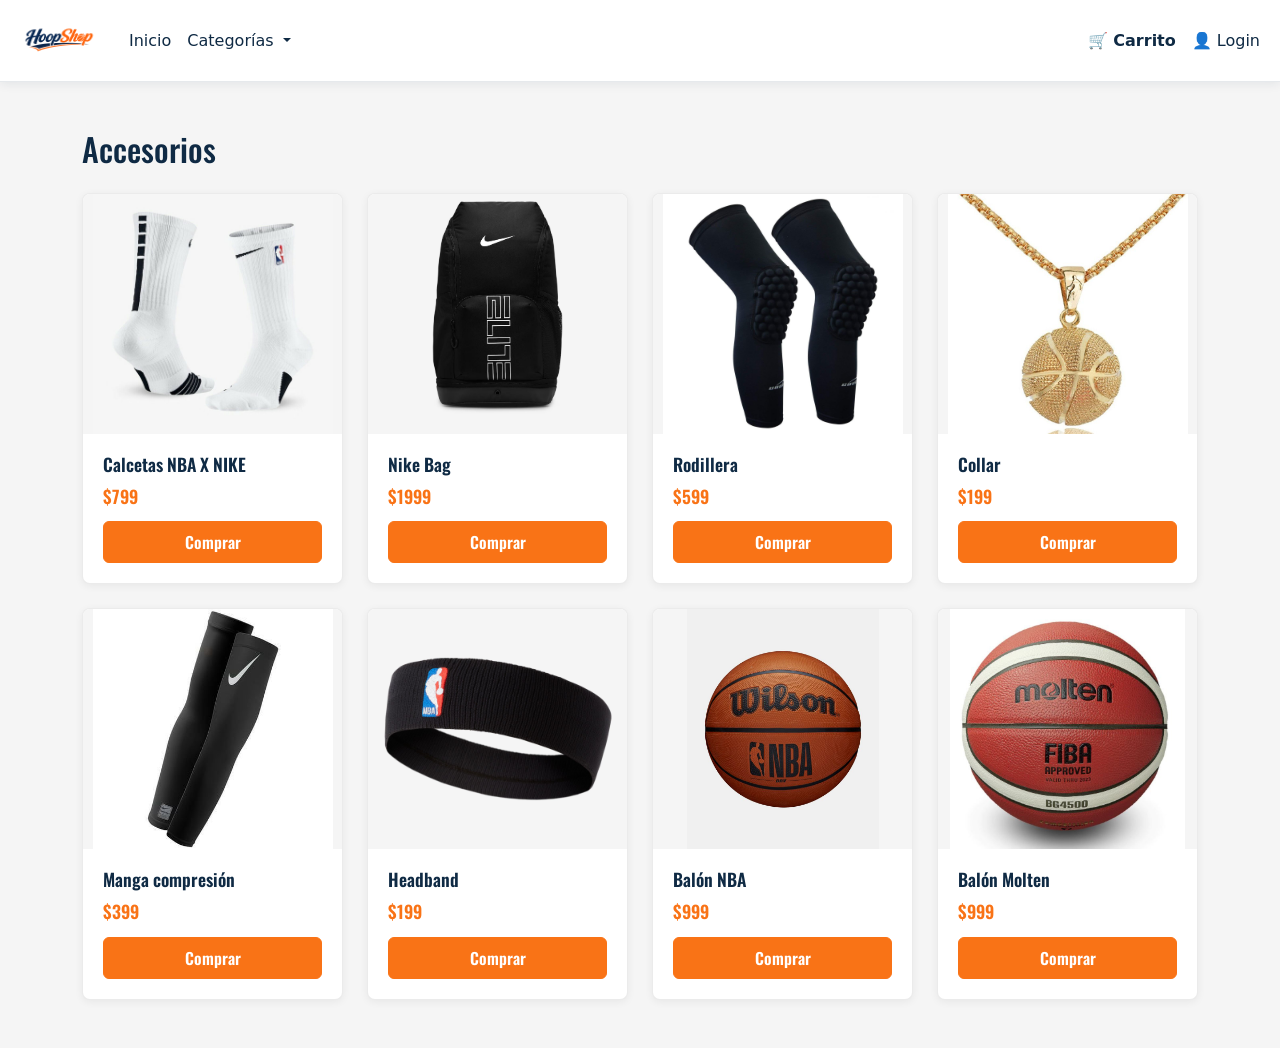
<file: categorias/accesorios.html>
<!DOCTYPE html>
<html lang="es">
<head>
  <meta charset="UTF-8">
  <meta name="viewport" content="width=device-width, initial-scale=1.0">
  <title>Accesorios</title>
  <link rel="preconnect" href="https://fonts.googleapis.com">
  <link rel="preconnect" href="https://fonts.gstatic.com" crossorigin>
  <link href="https://fonts.googleapis.com/css2?family=Oswald:wght@400;500;600;700&display=swap" rel="stylesheet">
  <link href="https://cdn.jsdelivr.net/npm/bootstrap@5.3.3/dist/css/bootstrap.min.css" rel="stylesheet">
  <link href="../styles.css" rel="stylesheet">
</head>
<body>
  <nav class="navbar navbar-expand-lg barra-principal">
    <div class="container-fluid">
      <span class="contenedor-logo">
        <img src="../assets/logo.png" alt="HoopsShop" class="logo">
      </span>
      <button class="navbar-toggler" type="button" data-bs-toggle="collapse" data-bs-target="#navbarText" aria-controls="navbarText" aria-expanded="false" aria-label="Toggle navigation">
        <span class="navbar-toggler-icon"></span>
      </button>
      <div class="collapse navbar-collapse" id="navbarText">
        <ul class="navbar-nav me-auto mb-2 mb-lg-0">
          <li class="nav-item">
            <a class="nav-link" href="../index.html">Inicio</a>
          </li>
          <li class="nav-item dropdown">
            <a class="nav-link dropdown-toggle" href="#" role="button" data-bs-toggle="dropdown" aria-expanded="false">
              Categorías
            </a>
            <ul class="dropdown-menu">
              <li><a class="dropdown-item" href="../productos.html">Todos los productos</a></li>
              <li><a class="dropdown-item" href="tenis.html">Tenis</a></li>
              <li><a class="dropdown-item" href="ropa.html">Ropa</a></li>
              <li><a class="dropdown-item" href="accesorios.html">Accesorios</a></li>
            </ul>
          </li>
        </ul>
        <ul class="navbar-nav">
          <li class="nav-item">
            <a class="nav-link active" aria-current="page" href="../carrito.html">🛒 Carrito</a>
          </li>
          <li class="nav-item">
            <a class="nav-link" href="../index.html">👤 Login</a>
          </li>
        </ul>
      </div>
    </div>
  </nav>

  <main class="container py-5">
    <h2 class="mb-4 text-white">Accesorios</h2>
    <div class="row g-4">
      <div class="col-12 col-sm-6 col-lg-3">
        <div class="card producto-card">
          <img src="../assets/accesorios/calcetas.jpg" class="card-img-top" alt="Calcetas">
          <div class="card-body">
            <h5>Calcetas NBA X NIKE</h5>
            <p class="precio">$799</p>
            <a href="../carrito.html" class="btn btn-primary">Comprar</a>
          </div>
        </div>
      </div>
      <div class="col-12 col-sm-6 col-lg-3">
        <div class="card producto-card">
          <img src="../assets/accesorios/nikebag.jpg" class="card-img-top" alt="Nike Bag">
          <div class="card-body">
            <h5>Nike Bag</h5>
            <p class="precio">$1999</p>
            <a href="../carrito.html" class="btn btn-primary">Comprar</a>
          </div>
        </div>
      </div>
      <div class="col-12 col-sm-6 col-lg-3">
        <div class="card producto-card">
          <img src="../assets/accesorios/rodillera.jpg" class="card-img-top" alt="Rodillera">
          <div class="card-body">
            <h5>Rodillera</h5>
            <p class="precio">$599</p>
            <a href="../carrito.html" class="btn btn-primary">Comprar</a>
          </div>
        </div>
      </div>
      <div class="col-12 col-sm-6 col-lg-3">
        <div class="card producto-card">
          <img src="../assets/accesorios/collar.jpg" class="card-img-top" alt="Collar">
          <div class="card-body">
            <h5>Collar</h5>
            <p class="precio">$199</p>
            <a href="../carrito.html" class="btn btn-primary">Comprar</a>
          </div>
        </div>
      </div>
      <div class="col-12 col-sm-6 col-lg-3">
        <div class="card producto-card">
          <img src="../assets/accesorios/mangacompresion.jpg" class="card-img-top" alt="Manga compresión">
          <div class="card-body">
            <h5>Manga compresión</h5>
            <p class="precio">$399</p>
            <a href="../carrito.html" class="btn btn-primary">Comprar</a>
          </div>
        </div>
      </div>
      <div class="col-12 col-sm-6 col-lg-3">
        <div class="card producto-card">
          <img src="../assets/accesorios/headband.jpg" class="card-img-top" alt="Headband">
          <div class="card-body">
            <h5>Headband</h5>
            <p class="precio">$199</p>
            <a href="../carrito.html" class="btn btn-primary">Comprar</a>
          </div>
        </div>
      </div>
      <div class="col-12 col-sm-6 col-lg-3">
        <div class="card producto-card">
          <img src="../assets/accesorios/balonnba.jpg" class="card-img-top" alt="Balón NBA">
          <div class="card-body">
            <h5>Balón NBA</h5>
            <p class="precio">$999</p>
            <a href="../carrito.html" class="btn btn-primary">Comprar</a>
          </div>
        </div>
      </div>
      <div class="col-12 col-sm-6 col-lg-3">
        <div class="card producto-card">
          <img src="../assets/molten.jpg" class="card-img-top" alt="Balón Molten">
          <div class="card-body">
            <h5>Balón Molten</h5>
            <p class="precio">$999</p>
            <a href="../carrito.html" class="btn btn-primary">Comprar</a>
          </div>
        </div>
      </div>
    </div>
  </main>

  <script src="https://cdn.jsdelivr.net/npm/bootstrap@5.3.3/dist/js/bootstrap.bundle.min.js"></script>
</body>
</html>
</file>
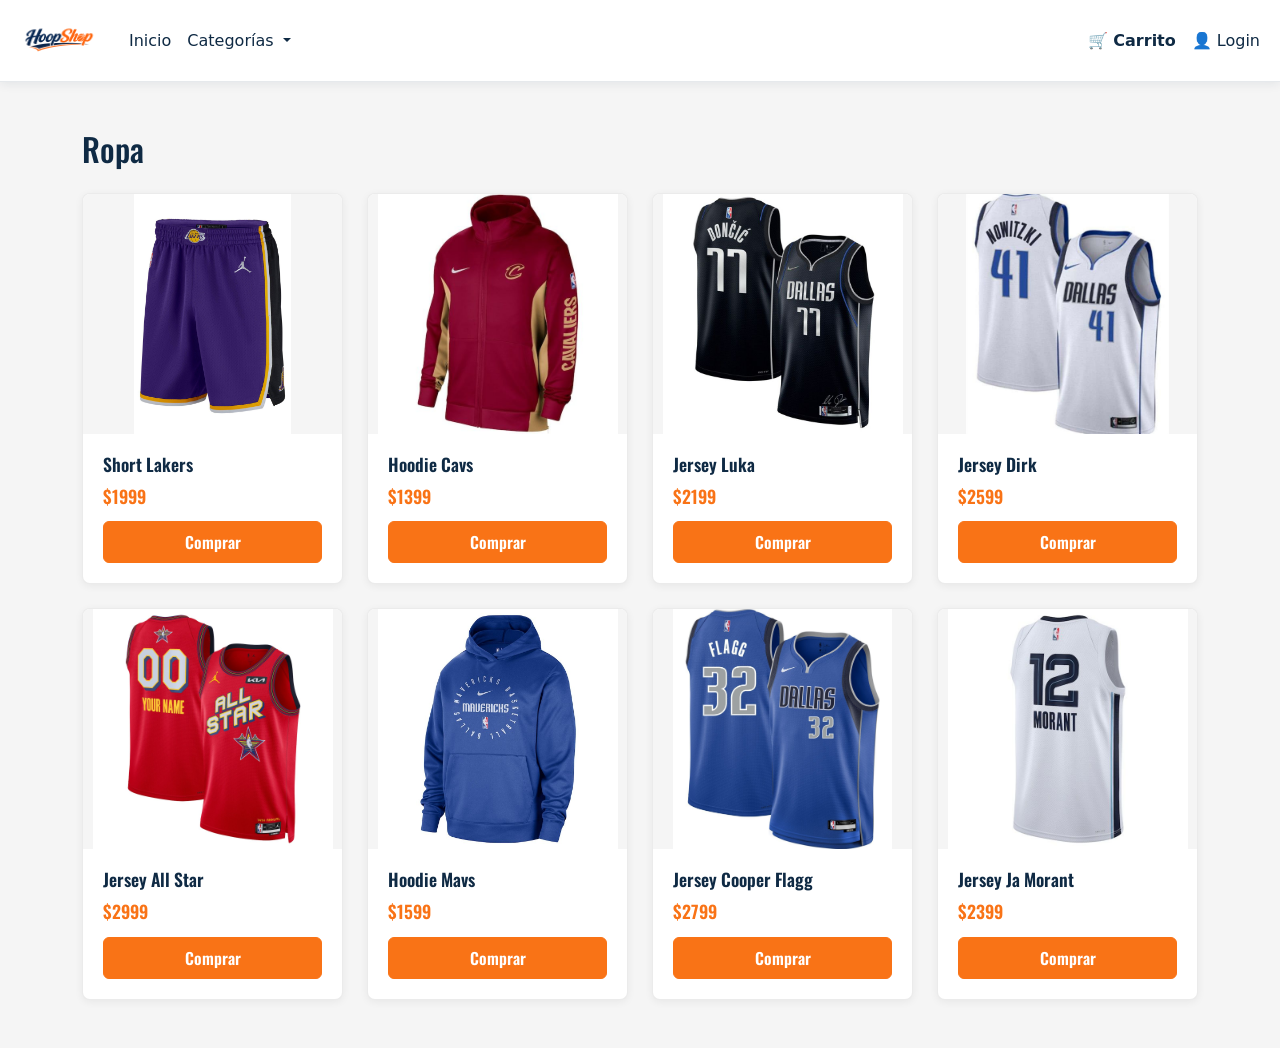
<file: categorias/ropa.html>
<!DOCTYPE html>
<html lang="es">
<head>
  <meta charset="UTF-8">
  <meta name="viewport" content="width=device-width, initial-scale=1.0">
  <title>Ropa</title>
  <link rel="preconnect" href="https://fonts.googleapis.com">
  <link rel="preconnect" href="https://fonts.gstatic.com" crossorigin>
  <link href="https://fonts.googleapis.com/css2?family=Oswald:wght@400;500;600;700&display=swap" rel="stylesheet">
  <link href="https://cdn.jsdelivr.net/npm/bootstrap@5.3.3/dist/css/bootstrap.min.css" rel="stylesheet">
  <link href="../styles.css" rel="stylesheet">
</head>
<body>
  <nav class="navbar navbar-expand-lg barra-principal">
    <div class="container-fluid">
      <span class="contenedor-logo">
        <img src="../assets/logo.png" alt="HoopsShop" class="logo">
      </span>
      <button class="navbar-toggler" type="button" data-bs-toggle="collapse" data-bs-target="#navbarText" aria-controls="navbarText" aria-expanded="false" aria-label="Toggle navigation">
        <span class="navbar-toggler-icon"></span>
      </button>
      <div class="collapse navbar-collapse" id="navbarText">
        <ul class="navbar-nav me-auto mb-2 mb-lg-0">
          <li class="nav-item">
            <a class="nav-link" href="../index.html">Inicio</a>
          </li>
          <li class="nav-item dropdown">
            <a class="nav-link dropdown-toggle" href="#" role="button" data-bs-toggle="dropdown" aria-expanded="false">
              Categorías
            </a>
            <ul class="dropdown-menu">
              <li><a class="dropdown-item" href="../productos.html">Todos los productos</a></li>
              <li><a class="dropdown-item" href="tenis.html">Tenis</a></li>
              <li><a class="dropdown-item" href="ropa.html">Ropa</a></li>
              <li><a class="dropdown-item" href="accesorios.html">Accesorios</a></li>
            </ul>
          </li>
        </ul>
        <ul class="navbar-nav">
          <li class="nav-item">
            <a class="nav-link active" aria-current="page" href="../carrito.html">🛒 Carrito</a>
          </li>
          <li class="nav-item">
            <a class="nav-link" href="../index.html">👤 Login</a>
          </li>
        </ul>
      </div>
    </div>
  </nav>

  <main class="container py-5">
    <h2 class="mb-4 text-white">Ropa</h2>
    <div class="row g-4">
      <div class="col-12 col-sm-6 col-lg-3">
        <div class="card producto-card">
          <img src="../assets/ropa/shortlakers.jpg" class="card-img-top" alt="Short Lakers">
          <div class="card-body">
            <h5>Short Lakers</h5>
            <p class="precio">$1999</p>
            <a href="../carrito.html" class="btn btn-primary">Comprar</a>
          </div>
        </div>
      </div>
      <div class="col-12 col-sm-6 col-lg-3">
        <div class="card producto-card">
          <img src="../assets/ropa/hoodiecavs.jpg" class="card-img-top" alt="Hoodie Cavs">
          <div class="card-body">
            <h5>Hoodie Cavs</h5>
            <p class="precio">$1399</p>
            <a href="../carrito.html" class="btn btn-primary">Comprar</a>
          </div>
        </div>
      </div>
      <div class="col-12 col-sm-6 col-lg-3">
        <div class="card producto-card">
          <img src="../assets/lukajersey.jpg" class="card-img-top" alt="Jersey Luka">
          <div class="card-body">
            <h5>Jersey Luka</h5>
            <p class="precio">$2199</p>
            <a href="../carrito.html" class="btn btn-primary">Comprar</a>
          </div>
        </div>
      </div>
      <div class="col-12 col-sm-6 col-lg-3">
        <div class="card producto-card">
          <img src="../assets/ropa/jerseydirk.jpg" class="card-img-top" alt="Jersey Dirk">
          <div class="card-body">
            <h5>Jersey Dirk</h5>
            <p class="precio">$2599</p>
            <a href="../carrito.html" class="btn btn-primary">Comprar</a>
          </div>
        </div>
      </div>
      <div class="col-12 col-sm-6 col-lg-3">
        <div class="card producto-card">
          <img src="../assets/ropa/jerseyallstar.jpg" class="card-img-top" alt="Jersey All Star">
          <div class="card-body">
            <h5>Jersey All Star</h5>
            <p class="precio">$2999</p>
            <a href="../carrito.html" class="btn btn-primary">Comprar</a>
          </div>
        </div>
      </div>
      <div class="col-12 col-sm-6 col-lg-3">
        <div class="card producto-card">
          <img src="../assets/ropa/hoodiemavs.jpg" class="card-img-top" alt="Hoodie Mavs">
          <div class="card-body">
            <h5>Hoodie Mavs</h5>
            <p class="precio">$1599</p>
            <a href="../carrito.html" class="btn btn-primary">Comprar</a>
          </div>
        </div>
      </div>
      <div class="col-12 col-sm-6 col-lg-3">
        <div class="card producto-card">
          <img src="../assets/ropa/jersey%20coop.jpg" class="card-img-top" alt="Jersey Coop">
          <div class="card-body">
            <h5>Jersey Cooper Flagg</h5>
            <p class="precio">$2799</p>
            <a href="../carrito.html" class="btn btn-primary">Comprar</a>
          </div>
        </div>
      </div>
      <div class="col-12 col-sm-6 col-lg-3">
        <div class="card producto-card">
          <img src="../assets/ropa/jerseyjamorant.jpg" class="card-img-top" alt="Jersey Ja Morant">
          <div class="card-body">
                <h5>Jersey Ja Morant</h5>
            <p class="precio">$2399</p>
            <a href="../carrito.html" class="btn btn-primary">Comprar</a>
          </div>
        </div>
      </div>
    </div>
  </main>

  <script src="https://cdn.jsdelivr.net/npm/bootstrap@5.3.3/dist/js/bootstrap.bundle.min.js"></script>
</body>
</html>
</file>
<file: styles.css>
/* paleta de colores:
#0F2A44: azul oscuro
#F97316: naranja
#FFFFFF: blanco
#333333: gris oscuro
#F5F5F5: gris claro

prueba
*/

body {
  font-family: "Oswald", sans-serif;
  background-color: #F5F5F5;
  color: #333333;
}

.portada {
  position: relative;
  width: 100%;
  height: 100vh;
  max-height: 900px;
  overflow: hidden;
}

.portada-imagen {
  width: 100%;
  height: 100%;
  display: block;
  object-fit: cover;
  object-position: center 30%;
}

.portada-texto {
  position: absolute;
  left: 0;
  top: 0;
  width: 100%;
  height: 100%;
  display: flex;
  align-items: center;
  padding-left: 6rem;
  padding-right: 2rem;
  box-sizing: border-box;
}

.portada-eslogan {
  margin: 0;
  font-family: "Oswald", sans-serif;
  font-size: clamp(1.5rem, 4vw, 5rem);
  font-weight: 700;
  color: #FFFFFF;
  text-shadow: 0 2px 8px rgba(0, 0, 0, 0.5);
  max-width: 14ch;
  line-height: 1.2;
  letter-spacing: 0.02em;
}

.navbar.barra-principal,
.navbar.navbar-light.bg-light {
  font-family: system-ui, -apple-system, "Segoe UI", Roboto, "Helvetica Neue", sans-serif;
  background-color: #FFFFFF !important;
  box-shadow: 0 2px 10px rgba(15, 42, 68, 0.08);
  padding-top: 0.6rem;
  padding-bottom: 0.6rem;
  border-bottom: 1px solid rgba(15, 42, 68, 0.1);
}

.navbar .navbar-brand,
.navbar .nav-link,
.navbar .navbar-text {
  color: #0F2A44 !important;
}

.navbar .nav-link {
  transition: color 0.2s ease;
  padding-left: 0.75rem;
  padding-right: 0.75rem;
}

.navbar .nav-link:hover,
.navbar .nav-link:focus {
  color: #F97316 !important;
}

.navbar .nav-link.active {
  color: #0F2A44 !important;
  font-weight: 600;
}

.navbar .navbar-toggler {
  border-color: rgba(15, 42, 68, 0.25);
  color: #0F2A44;
}

.navbar .navbar-toggler-icon {
  filter: none;
}

.contenedor-logo {
  display: flex;
  align-items: center;
  margin-right: 1rem;
}

.navbar .logo {
  height: 62px;
  width: auto;
  display: block;
}
.dropdown-menu {
  display: block;
  opacity: 0;
  transform: translateY(-10px);
  transition: opacity 0.25s ease, transform 0.25s ease;
  pointer-events: none;
  box-shadow: 0 4px 14px rgba(10, 34, 56, 0.2);
  border: 1px solid rgba(10, 34, 56, 0.12);
  border-radius: 0.375rem;
}

.navbar .dropdown:hover .dropdown-menu {
  opacity: 1;
  transform: translateY(0);
  pointer-events: auto;
}

.dropdown-item {
  transition: background-color 0.2s ease, color 0.2s ease;
}

.dropdown-item:hover,
.dropdown-item:focus {
  background-color: rgba(249, 115, 22, 0.15);
  color: #F97316;
}

h1, h2, h3, .h1, .h2, .h3,
.titulo-pagina,
.page-title {
  color: #0F2A44;
}

/* Títulos de sección sobre fondo azul (categorías, todos los productos) */
main .container h2,
h1.text-white, h2.text-white, h3.text-white {
  color: #0F2A44 !important;
  text-shadow: 0 1px 2px rgba(255, 255, 255, 0.3);
}

.boton-principal,
.btn-primary {
  background-color: #F97316;
  border-color: #F97316;
  color: #FFFFFF;
}

.boton-principal:hover,
.btn-primary:hover {
  background-color: #e0650d;
  border-color: #e0650d;
  color: #FFFFFF;
}

.precio {
  color: #F97316;
  font-weight: 600;
}

.card,
.tarjeta-producto {
  background-color: #FFFFFF;
  border: 1px solid rgba(0, 0, 0, 0.08);
  box-shadow: 0 1px 3px rgba(0, 0, 0, 0.06);
}

.card .card-title,
.tarjeta-producto .card-title {
  color: #0F2A44;
}


footer,
.pie-pagina {
  background-color: #0F2A44;
  color: #FFFFFF;
}

footer a,
.pie-pagina a {
  color: #FFFFFF;
}

footer a:hover,
.pie-pagina a:hover {
  color: #F97316;
}

.promos {
  width: 100%;
  display: flex;
  flex-wrap: wrap;
}

.promo-banner {
  position: relative;
  width: 50%;
  flex: 0 0 50%;
  overflow: hidden;
  min-height: 320px;
}

@media (max-width: 767.98px) {
  .promo-banner {
    width: 100%;
    flex: 0 0 100%;
  }
}

.promo-banner img {
  width: 100%;
  display: block;
  min-height: 320px;
  max-height: 50vh;
  object-fit: cover;
  object-position: center;
}

.promo-banner-texto {
  position: absolute;
  left: 0;
  bottom: 0;
  width: 100%;
  padding: 2rem 2.5rem;
  background: linear-gradient(to top, rgba(15, 42, 68, 0.9), transparent);
  color: #FFFFFF;
}

.promo-banner-texto h4 {
  margin: 0 0 0.75rem 0;
  font-size: 1.5rem;
  font-weight: 600;
  color: #FFFFFF;
  letter-spacing: 0.02em;
  text-shadow: 0 1px 4px rgba(0, 0, 0, 0.4);
}

.promo-banner-texto .btn {
  padding: 0.5rem 1.25rem;
  font-weight: 600;
  border-radius: 0.375rem;
  background-color: #FFFFFF;
  color: #333333;
  border: none;
  text-decoration: none;
  transition: background-color 0.2s ease, color 0.2s ease;
}

.promo-banner-texto .btn:hover {
  background-color: #F97316;
  color: #FFFFFF;
}

.productos {
  background-color: #F5F5F5;
}

.productos .d-flex.justify-content-between {
  align-items: center;
  flex-wrap: wrap;
  gap: 0.5rem;
}

.productos h3 {
  margin: 0;
  font-size: 1.5rem;
  font-weight: 700;
  color: #0F2A44;
}

.productos .d-flex a {
  color: #0F2A44;
  font-weight: 600;
  text-decoration: none;
  transition: color 0.2s ease;
}

.productos .d-flex a:hover {
  color: #F97316;
}

.producto-card {
  background-color: #FFFFFF;
  border: 1px solid rgba(0, 0, 0, 0.08);
  border-radius: 0.5rem;
  overflow: hidden;
  box-shadow: 0 2px 8px rgba(0, 0, 0, 0.06);
  transition: box-shadow 0.25s ease, transform 0.25s ease;
  height: 100%;
}

.producto-card:hover {
  box-shadow: 0 8px 24px rgba(15, 42, 68, 0.12);
  transform: translateY(-4px);
}

.producto-card .card-img-top {
  width: 100%;
  height: 240px;
  object-fit: contain;
  object-position: center;
  background-color: #F5F5F5;
}

.producto-card .card-body {
  padding: 1.25rem;
}

.producto-card .card-body h5 {
  margin: 0 0 0.5rem 0;
  font-size: 1.1rem;
  font-weight: 600;
  color: #0F2A44;
}

.producto-card .card-body p {
  margin: 0;
  font-size: 1.1rem;
  font-weight: 600;
  color: #F97316;
}

.producto-card .card-body .btn {
  margin-top: 0.75rem;
  width: 100%;
  padding: 0.5rem 1rem;
  font-weight: 600;
  background-color: #F97316;
  border-color: #F97316;
  color: #FFFFFF;
  border-radius: 0.375rem;
  transition: background-color 0.2s ease, border-color 0.2s ease;
}

.producto-card .card-body .btn:hover {
  background-color: #e0650d;
  border-color: #e0650d;
  color: #FFFFFF;
}

#modalLogin .modal-dialog,
#modalRegister .modal-dialog {
  max-width: 520px;
}

#modalLogin .etiqueta-login {
  min-width: 10rem;
  font-size: 0.85rem;
  display: flex;
  align-items: center;
  justify-content: center;
  padding-left: 0.6rem;
  padding-right: 0.6rem;
}

#modalLogin .form-control {
  font-size: 0.9rem;
  padding: 0.4rem 0.6rem;
}

#modalLogin .btn-primary {
  padding: 0.4rem 1rem;
  font-size: 0.9rem;
}

.item-carrito {
  background-color: #FFFFFF;
  border: 1px solid rgba(0, 0, 0, 0.08);
  border-radius: 0.5rem;
  padding: 1.25rem;
  margin-bottom: 1rem;
  overflow: hidden;
}

.item-carrito-imagen {
  float: right;
  margin-left: 1rem;
  width: 120px;
  height: 120px;
  object-fit: cover;
  border-radius: 0.375rem;
}

.item-carrito h4 {
  margin-bottom: 0.75rem;
  color: #0F2A44;
}

.resumen-carrito {
  background-color: #FFFFFF;
  border: 1px solid rgba(0, 0, 0, 0.08);
  border-radius: 0.5rem;
  padding: 1.5rem;
  box-shadow: 0 2px 8px rgba(0, 0, 0, 0.06);
}

.resumen-carrito h4 {
  color: #0F2A44;
}

body.pagina-carrito {
  background-color: #E8ECF0;
}

.logo-side {
  max-height: 240px;
  width: auto;
  display: inline-block;
}

.pagination .page-link {
  color: #0F2A44;
  border-color: rgba(255, 255, 255, 0.3);
  background-color: #FFFFFF;
}
.pagination .page-link:hover {
  color: #F97316;
  background-color: #F5F5F5;
  border-color: rgba(255, 255, 255, 0.3);
}
.pagination .page-item.active .page-link {
  background-color: #F97316;
  border-color: #F97316;
  color: #FFFFFF;
}
.pagination .page-item.disabled .page-link {
  background-color: rgba(255, 255, 255, 0.5);
  color: #666;
}

/* Página de pedidos */
.accordion-button:not(.collapsed) {
  background-color: rgba(15, 42, 68, 0.08);
  color: #0F2A44;
  box-shadow: none;
}
.accordion-button:focus {
  box-shadow: 0 0 0 0.25rem rgba(249, 115, 22, 0.2);
  border-color: rgba(249, 115, 22, 0.3);
}
.accordion-button::after {
  filter: none;
}

.orders-subtitle {
  color: #6b9fd8;
  font-size: 1rem;
}
</file>
